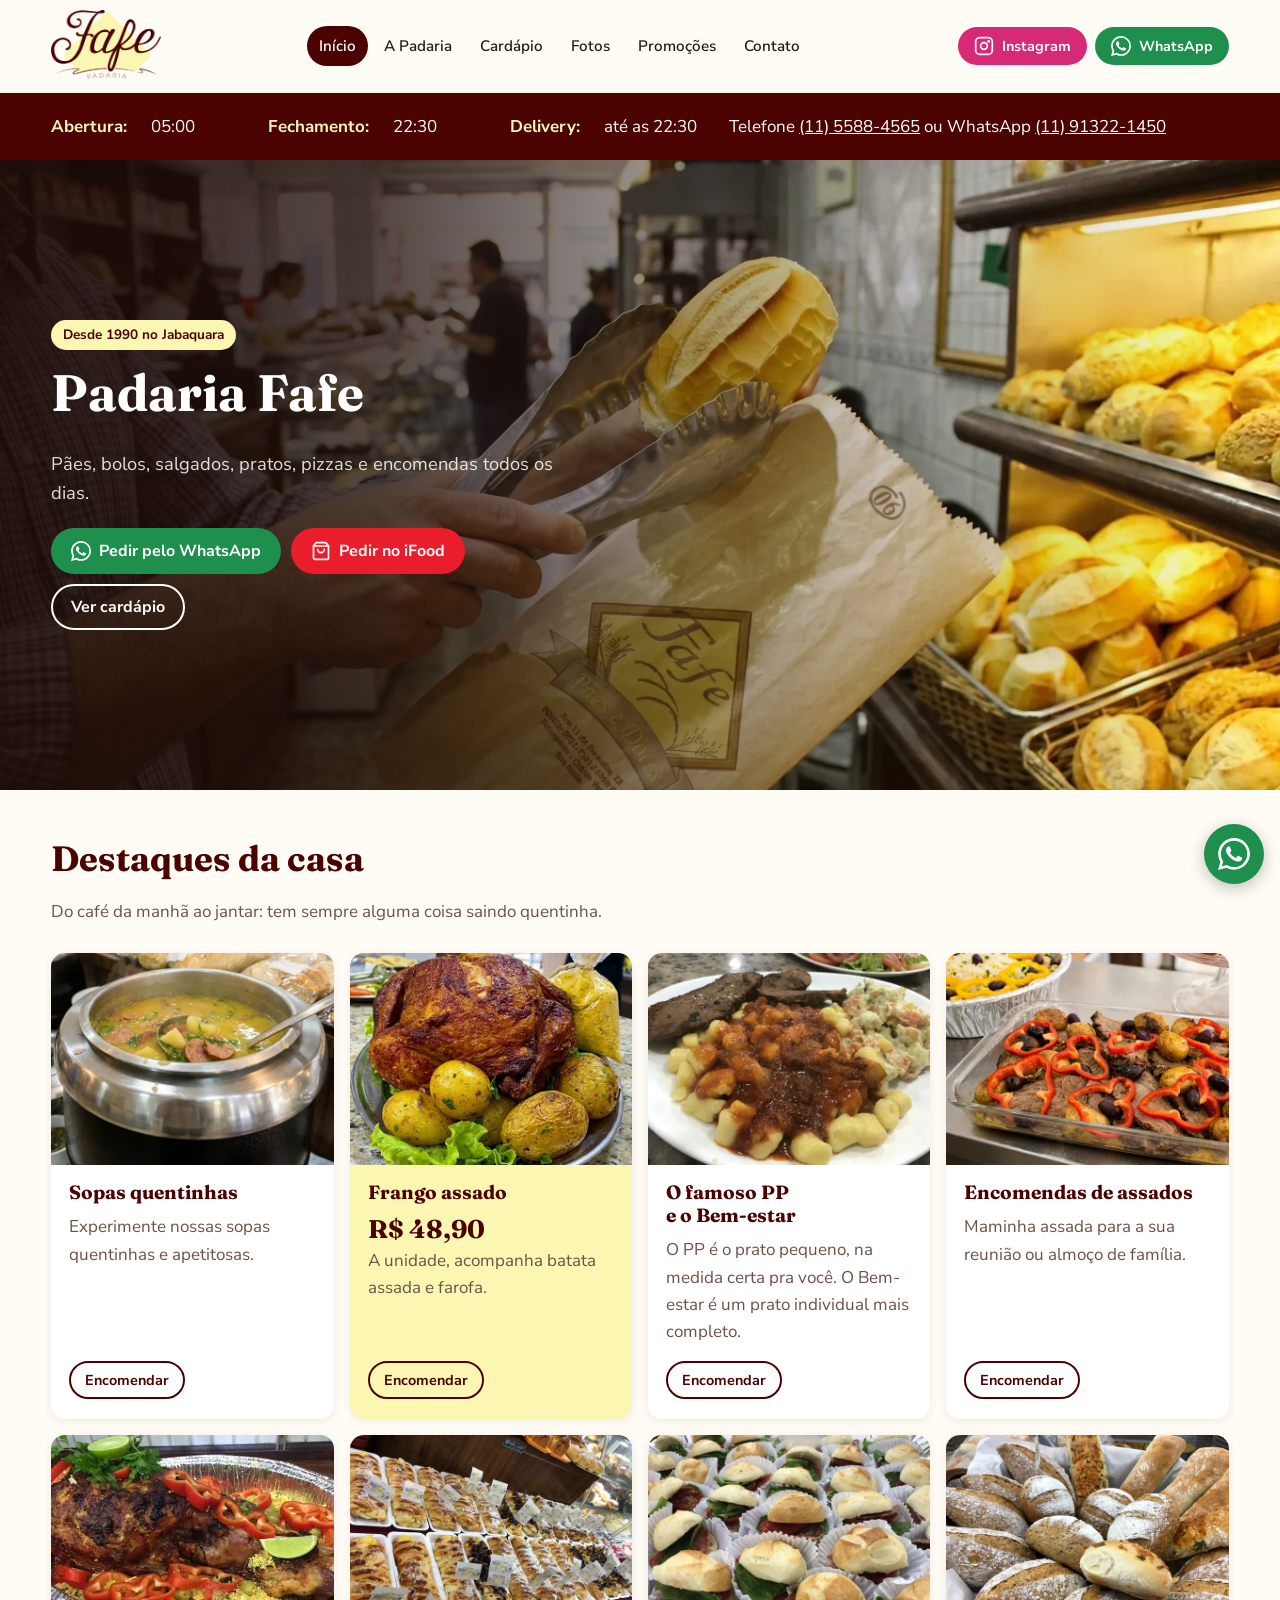
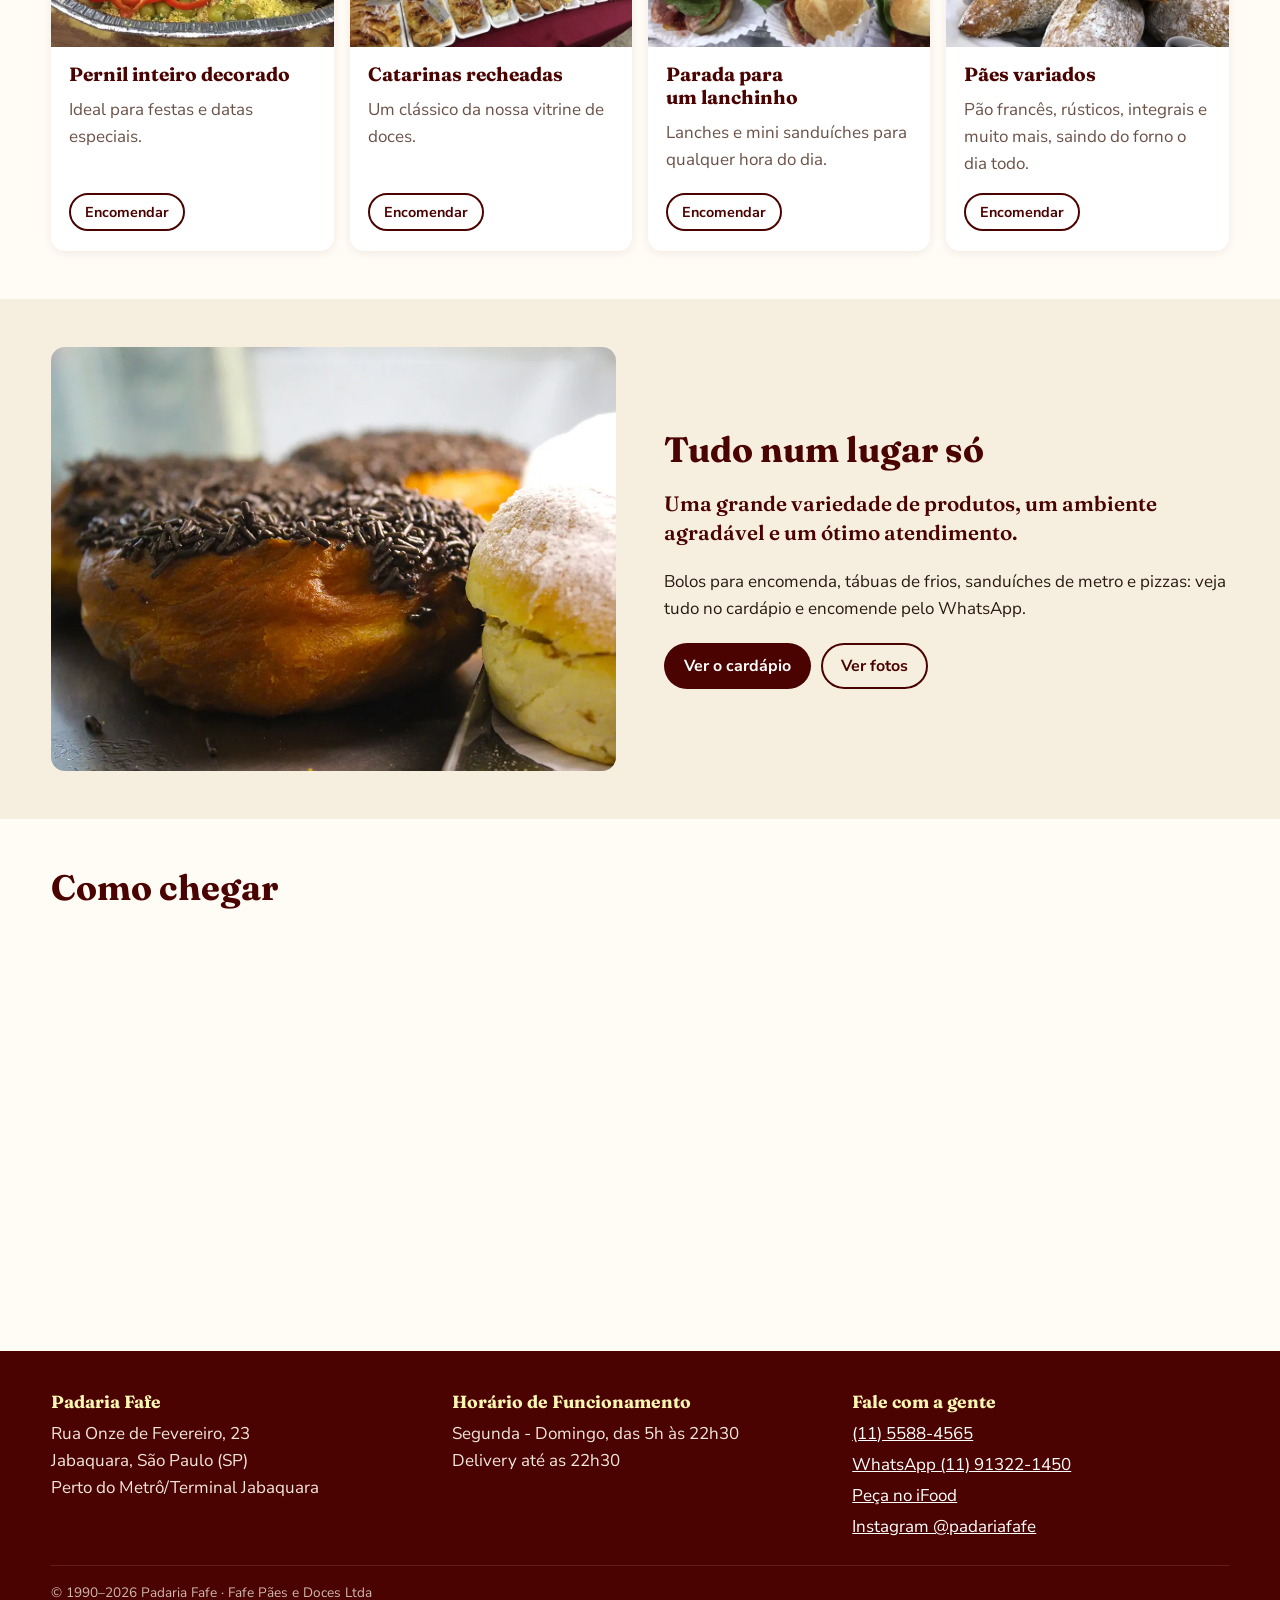
<file: index.html>
<!doctype html>
<html lang="pt-BR">
<head>
  <meta charset="utf-8">
  <meta name="viewport" content="width=device-width, initial-scale=1">
  <title>Padaria Fafe | Padaria no Jabaquara desde 1990</title>
  <meta name="description" content="Padaria no Jabaquara (SP), aberta todos os dias das 5h às 22h30. Pães, bolos, salgados, pratos, encomendas e delivery pelo WhatsApp e iFood.">
  <link rel="canonical" href="https://www.padariafafe.com/">

  <!-- Prévia ao compartilhar o link no WhatsApp/Facebook -->
  <meta property="og:type" content="website">
  <meta property="og:locale" content="pt_BR">
  <meta property="og:site_name" content="Padaria Fafe">
  <meta property="og:title" content="Padaria Fafe | Padaria no Jabaquara desde 1990">
  <meta property="og:description" content="Padaria no Jabaquara (SP), aberta todos os dias das 5h às 22h30. Pães, bolos, salgados, pratos, encomendas e delivery pelo WhatsApp e iFood.">
  <meta property="og:url" content="https://www.padariafafe.com/">
  <meta property="og:image" content="https://www.padariafafe.com/assets/img/pacote-de-paes.webp">
  <meta name="theme-color" content="#4a0300">

  <link rel="icon" href="/assets/img/favicon.png" type="image/png">
  <link rel="preconnect" href="https://fonts.googleapis.com">
  <link rel="preconnect" href="https://fonts.gstatic.com" crossorigin>
  <link rel="stylesheet" href="https://fonts.googleapis.com/css2?family=Fraunces:opsz,wght@9..144,600;9..144,700&family=Nunito+Sans:wght@400;600;700&display=swap">
  <link rel="stylesheet" href="/assets/css/style.css">
  <script src="/assets/js/main.js" defer></script>
  <!-- Dados estruturados: ajudam o Google a mostrar horário, endereço e telefone na busca -->
  <script type="application/ld+json">
{
  "@context": "https://schema.org",
  "@type": "Bakery",
  "name": "Padaria Fafe",
  "url": "https://www.padariafafe.com/",
  "image": "https://www.padariafafe.com/assets/img/pacote-de-paes.webp",
  "logo": "https://www.padariafafe.com/assets/img/logo-fafe.png",
  "telephone": "+55-11-5588-4565",
  "email": "padariafafe@uol.com.br",
  "foundingDate": "1990-09-07",
  "address": {
    "@type": "PostalAddress",
    "streetAddress": "Rua Onze de Fevereiro, 23",
    "addressLocality": "São Paulo",
    "addressRegion": "SP",
    "addressCountry": "BR"
  },
  "openingHoursSpecification": [
    {
      "@type": "OpeningHoursSpecification",
      "dayOfWeek": [
        "Monday",
        "Tuesday",
        "Wednesday",
        "Thursday",
        "Friday",
        "Saturday",
        "Sunday"
      ],
      "opens": "05:00",
      "closes": "22:30"
    }
  ],
  "sameAs": [
    "https://www.instagram.com/padariafafe/",
    "https://www.ifood.com.br/delivery/sao-paulo-sp/fafe-paes-e-doces-ltda-cidade-vargas/89c988cd-3d91-4a79-955b-db37f9a4665f"
  ]
}
  </script>
</head>
<body>
  <a class="pular" href="#conteudo">Pular para o conteúdo</a>

  <header class="topo">
    <div class="container">
      <a class="logo" href="/"><img src="/assets/img/logo-fafe.png" alt="Padaria Fafe: página inicial" width="480" height="313"></a>
      <div class="topo-acoes">
        <a class="botao botao--instagram botao--pequeno" href="https://www.instagram.com/padariafafe/" target="_blank" rel="noopener" aria-label="Instagram da Padaria Fafe"><svg aria-hidden="true"><use href="/assets/img/icones.svg#instagram"></use></svg><span class="botao-rotulo">Instagram</span></a>
        <a class="botao botao--whats botao--pequeno" href="https://wa.me/5511913221450" target="_blank" rel="noopener"><svg aria-hidden="true"><use href="/assets/img/icones.svg#whatsapp"></use></svg><span class="botao-rotulo">WhatsApp</span></a>
      </div>
      <nav class="menu" aria-label="Principal">
        <ul>
          <li><a href="/" aria-current="page">Início</a></li>
          <li><a href="/a-padaria/">A Padaria</a></li>
          <li><a href="/cardapio/">Cardápio</a></li>
          <li><a href="/fotos/">Fotos</a></li>
          <li><a href="/promocoes/">Promoções</a></li>
          <li><a href="/contato/">Contato</a></li>
        </ul>
      </nav>
    </div>
  </header>

  <main id="conteudo">
  <section class="horario" aria-label="Horário de funcionamento">
      <div class="container">
        <h2 class="sr-only">Horário de funcionamento</h2>
        <dl>
          <dt>Abertura: </dt><dd>05:00</dd>
          <dt>Fechamento: </dt><dd>22:30</dd>
          <dt>Delivery: </dt><dd>até as 22:30</dd>
        </dl>
        <p style="margin:0">Telefone <a href="tel:+551155884565">(11) 5588-4565</a> ou WhatsApp <a href="https://wa.me/5511913221450" target="_blank" rel="noopener">(11) 91322-1450</a></p>
      </div>
    </section>

    <section class="hero">
      <!-- Foto de fundo: é um <img> (e não background-image no CSS) para manter o srcset
           e o fetchpriority, que fazem a foto principal carregar rápido e no tamanho certo. -->
      <img class="hero-fundo" src="/assets/img/hero-paes-p.webp" srcset="/assets/img/hero-paes-p.webp 600w, /assets/img/hero-paes.webp 1200w, /assets/img/hero-paes-g.webp 1376w" sizes="100vw" alt="" width="1376" height="768" fetchpriority="high">
      <div class="container">
        <div class="hero-texto">
          <span class="selo">Desde 1990 no Jabaquara</span>
          <h1>Padaria Fafe</h1>
          <p>Pães, bolos, salgados, pratos, pizzas e encomendas todos os dias.</p>
          <div class="hero-botoes">
            <a class="botao botao--whats" href="https://wa.me/5511913221450?text=Ol%C3%A1%21%20Gostaria%20de%20fazer%20um%20pedido." target="_blank" rel="noopener"><svg aria-hidden="true"><use href="/assets/img/icones.svg#whatsapp"></use></svg> Pedir pelo WhatsApp</a>
            <a class="botao botao--ifood" href="https://www.ifood.com.br/delivery/sao-paulo-sp/fafe-paes-e-doces-ltda-cidade-vargas/89c988cd-3d91-4a79-955b-db37f9a4665f" target="_blank" rel="noopener"><svg aria-hidden="true"><use href="/assets/img/icones.svg#sacola"></use></svg> Pedir no iFood</a>
            <a class="botao botao--contorno" href="/cardapio/">Ver cardápio</a>
          </div>
        </div>
      </div>
    </section>

    <section class="secao">
      <div class="container">
        <h2>Destaques da casa</h2>
        <p class="secao-intro">Do café da manhã ao jantar: tem sempre alguma coisa saindo quentinha.</p>
        <div class="cards">
          <article class="card">
            <img src="/assets/img/sopa-gemini-p.webp" srcset="/assets/img/sopa-gemini-p.webp 600w, /assets/img/sopa-gemini.webp 744w" sizes="(min-width: 700px) 25vw, 100vw" alt="Panela de sopa com calabresa, batata e couve no balcão" width="744" height="558" loading="lazy">
            <div class="card-corpo">
              <h3>Sopas quentinhas</h3>
              <p>Experimente nossas sopas quentinhas e apetitosas.</p>
              <a class="botao botao--contorno botao--pequeno" href="https://wa.me/5511913221450?text=Ol%C3%A1%21%20Gostaria%20de%20encomendar%3A%20sopa." target="_blank" rel="noopener">Encomendar</a>
            </div>
          </article>
          <article class="card card--destaque">
            <img src="/assets/img/frango-assado-p.webp" srcset="/assets/img/frango-assado-p.webp 600w, /assets/img/frango-assado.webp 720w" sizes="(min-width: 700px) 25vw, 100vw" alt="Frango assado inteiro com batatas e um pacote de farofa da Fafe" width="720" height="540" loading="lazy">
            <div class="card-corpo">
              <h3>Frango assado</h3>
              <p><span class="preco">R$ 48,90</span><br>A unidade, acompanha batata assada e farofa.</p>
              <a class="botao botao--contorno botao--pequeno" href="https://wa.me/5511913221450?text=Ol%C3%A1%21%20Gostaria%20de%20encomendar%3A%20frango%20assado." target="_blank" rel="noopener">Encomendar</a>
            </div>
          </article>
          <article class="card">
            <img src="/assets/img/prato-nhoque-bife-p.webp" srcset="/assets/img/prato-nhoque-bife-p.webp 600w, /assets/img/prato-nhoque-bife.webp 1200w" sizes="(min-width: 700px) 25vw, 100vw" alt="Prato com bife, nhoque ao sugo e salpicão" width="600" height="450" loading="lazy">
            <div class="card-corpo">
              <h3>O famoso PP e o Bem-estar</h3>
              <p>O PP é o prato pequeno, na medida certa pra você. O Bem-estar é um prato individual mais completo.</p>
              <a class="botao botao--contorno botao--pequeno" href="https://wa.me/5511913221450?text=Ol%C3%A1%21%20Gostaria%20de%20encomendar%3A%20prato%20PP%20ou%20Bem-estar." target="_blank" rel="noopener">Encomendar</a>
            </div>
          </article>
          <article class="card">
            <img src="/assets/img/maminha-gemini-p.webp" srcset="/assets/img/maminha-gemini-p.webp 600w, /assets/img/maminha-gemini.webp 1024w" sizes="(min-width: 700px) 25vw, 100vw" alt="Maminha assada fatiada com batatas, pimentões e azeitonas" width="1024" height="768" loading="lazy">
            <div class="card-corpo">
              <h3>Encomendas de assados</h3>
              <p>Maminha assada para a sua reunião ou almoço de família.</p>
              <a class="botao botao--contorno botao--pequeno" href="https://wa.me/5511913221450?text=Ol%C3%A1%21%20Gostaria%20de%20encomendar%3A%20maminha%20assada." target="_blank" rel="noopener">Encomendar</a>
            </div>
          </article>
          <article class="card">
            <img src="/assets/img/pernil-decorado-p.webp" srcset="/assets/img/pernil-decorado-p.webp 600w, /assets/img/pernil-decorado.webp 1200w" sizes="(min-width: 700px) 25vw, 100vw" alt="Pernil inteiro decorado com pimentões" width="600" height="450" loading="lazy">
            <div class="card-corpo">
              <h3>Pernil inteiro decorado</h3>
              <p>Ideal para festas e datas especiais.</p>
              <a class="botao botao--contorno botao--pequeno" href="https://wa.me/5511913221450?text=Ol%C3%A1%21%20Gostaria%20de%20encomendar%3A%20pernil%20inteiro%20decorado." target="_blank" rel="noopener">Encomendar</a>
            </div>
          </article> 
          <article class="card">
            <img src="/assets/img/catarinas-p.webp" srcset="/assets/img/catarinas-p.webp 600w, /assets/img/catarinas.webp 1200w" sizes="(min-width: 700px) 25vw, 100vw" alt="Vitrine com catarinas recheadas" width="600" height="450" loading="lazy">
            <div class="card-corpo">
              <h3>Catarinas recheadas</h3>
              <p>Um clássico da nossa vitrine de doces.</p>
              <a class="botao botao--contorno botao--pequeno" href="https://wa.me/5511913221450?text=Ol%C3%A1%21%20Gostaria%20de%20encomendar%3A%20catarinas%20recheadas." target="_blank" rel="noopener">Encomendar</a>
            </div>
          </article>
          <article class="card">
            <img src="/assets/img/mini-sanduiches-p.webp" srcset="/assets/img/mini-sanduiches-p.webp 600w, /assets/img/mini-sanduiches.webp 1200w" sizes="(min-width: 700px) 25vw, 100vw" alt="Mini sanduíches com presunto e alface" width="600" height="450" loading="lazy">
            <div class="card-corpo">
              <h3>Parada para um lanchinho</h3>
              <p>Lanches e mini sanduíches para qualquer hora do dia.</p>
              <a class="botao botao--contorno botao--pequeno" href="https://wa.me/5511913221450?text=Ol%C3%A1%21%20Gostaria%20de%20encomendar%3A%20mini%20sandu%C3%ADches." target="_blank" rel="noopener">Encomendar</a>
            </div>
          </article>
          <article class="card">
            <img src="/assets/img/paes-variados-p.webp" srcset="/assets/img/paes-variados-p.webp 600w, /assets/img/paes-variados.webp 1200w" sizes="(min-width: 700px) 25vw, 100vw" alt="Cesta com pães rústicos variados" width="600" height="450" loading="lazy">
            <div class="card-corpo">
              <h3>Pães variados</h3>
              <p>Pão francês, rústicos, integrais e muito mais, saindo do forno o dia todo.</p>
              <a class="botao botao--contorno botao--pequeno" href="https://wa.me/5511913221450?text=Ol%C3%A1%21%20Gostaria%20de%20encomendar%3A%20p%C3%A3es." target="_blank" rel="noopener">Encomendar</a>
            </div>
          </article>
        </div>
      </div>
    </section>

    <section class="secao secao--creme">
      <div class="container lado-a-lado">
        <img src="/assets/img/rosquinhas-p.webp" srcset="/assets/img/rosquinhas-p.webp 600w, /assets/img/rosquinhas.webp 1200w" sizes="(min-width: 800px) 50vw, 100vw" alt="Rosquinha com cobertura de chocolate e granulado ao lado de um sonho" width="600" height="400" loading="lazy">
        <div>
          <h2>Tudo num lugar só</h2>
          <p class="destaque-texto">Uma grande variedade de produtos, um ambiente agradável e um ótimo atendimento.</p>
          <p>Bolos para encomenda, tábuas de frios, sanduíches de metro e pizzas: veja tudo no cardápio e encomende pelo WhatsApp.</p>
          <div class="hero-botoes">
            <a class="botao botao--marrom" href="/cardapio/">Ver o cardápio</a>
            <a class="botao botao--contorno" href="/fotos/">Ver fotos</a>
          </div>
        </div>
      </div>
    </section>

    <section class="secao">
      <div class="container">
        <h2>Como chegar</h2>
        <iframe class="mapa" title="Mapa com a localização da Padaria Fafe" src="https://www.google.com/maps?q=Padaria%20Fafe%2C%20Rua%20Onze%20de%20Fevereiro%2C%2023%2C%20Jabaquara%2C%20S%C3%A3o%20Paulo&output=embed" loading="lazy" referrerpolicy="no-referrer-when-downgrade"></iframe>
      </div>
    </section>
  </main>

  <footer class="rodape">
    <div class="container">
      <div>
        <h2>Padaria Fafe</h2>
        <p>Rua Onze de Fevereiro, 23<br>Jabaquara, São Paulo (SP)<br>Perto do Metrô/Terminal Jabaquara</p>
      </div>
      <div>
        <h2>Horário de Funcionamento</h2>
        <p>Segunda - Domingo, das 5h às 22h30<br>Delivery até as 22h30</p>
      </div>
      <div>
        <h2>Fale com a gente</h2>
        <ul>
          <li><a href="tel:+551155884565">(11) 5588-4565</a></li>
          <li><a href="https://wa.me/5511913221450" target="_blank" rel="noopener">WhatsApp (11) 91322-1450</a></li>
          <li><a href="https://www.ifood.com.br/delivery/sao-paulo-sp/fafe-paes-e-doces-ltda-cidade-vargas/89c988cd-3d91-4a79-955b-db37f9a4665f" target="_blank" rel="noopener">Peça no iFood</a></li>
          <li><a href="https://www.instagram.com/padariafafe/" target="_blank" rel="noopener">Instagram @padariafafe</a></li>
        </ul>
      </div>
      <p class="rodape-copy">© 1990–<span data-ano>2026</span> Padaria Fafe · Fafe Pães e Doces Ltda</p>
    </div>
  </footer>

  <a class="whats-flutuante" href="https://wa.me/5511913221450" target="_blank" rel="noopener" aria-label="Conversar pelo WhatsApp"><svg aria-hidden="true"><use href="/assets/img/icones.svg#whatsapp"></use></svg></a>
</body>
</html>
</file>
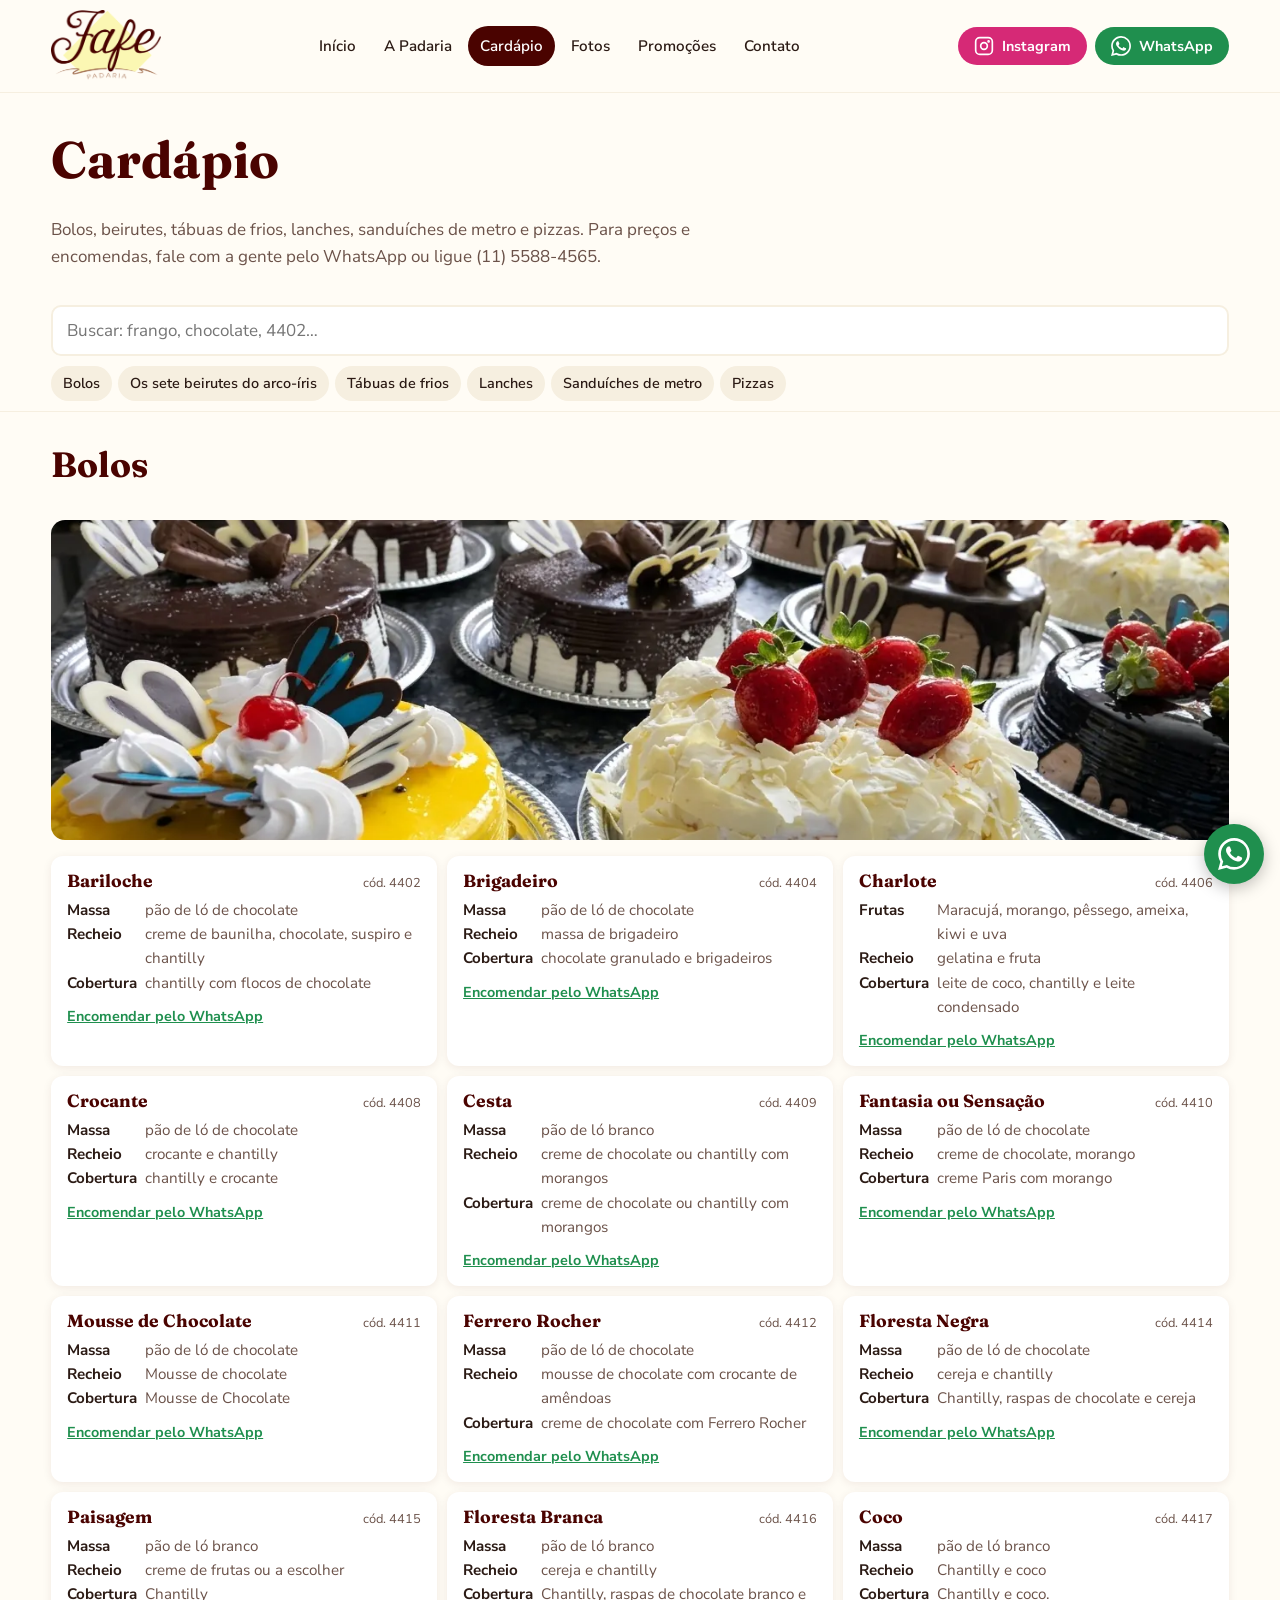
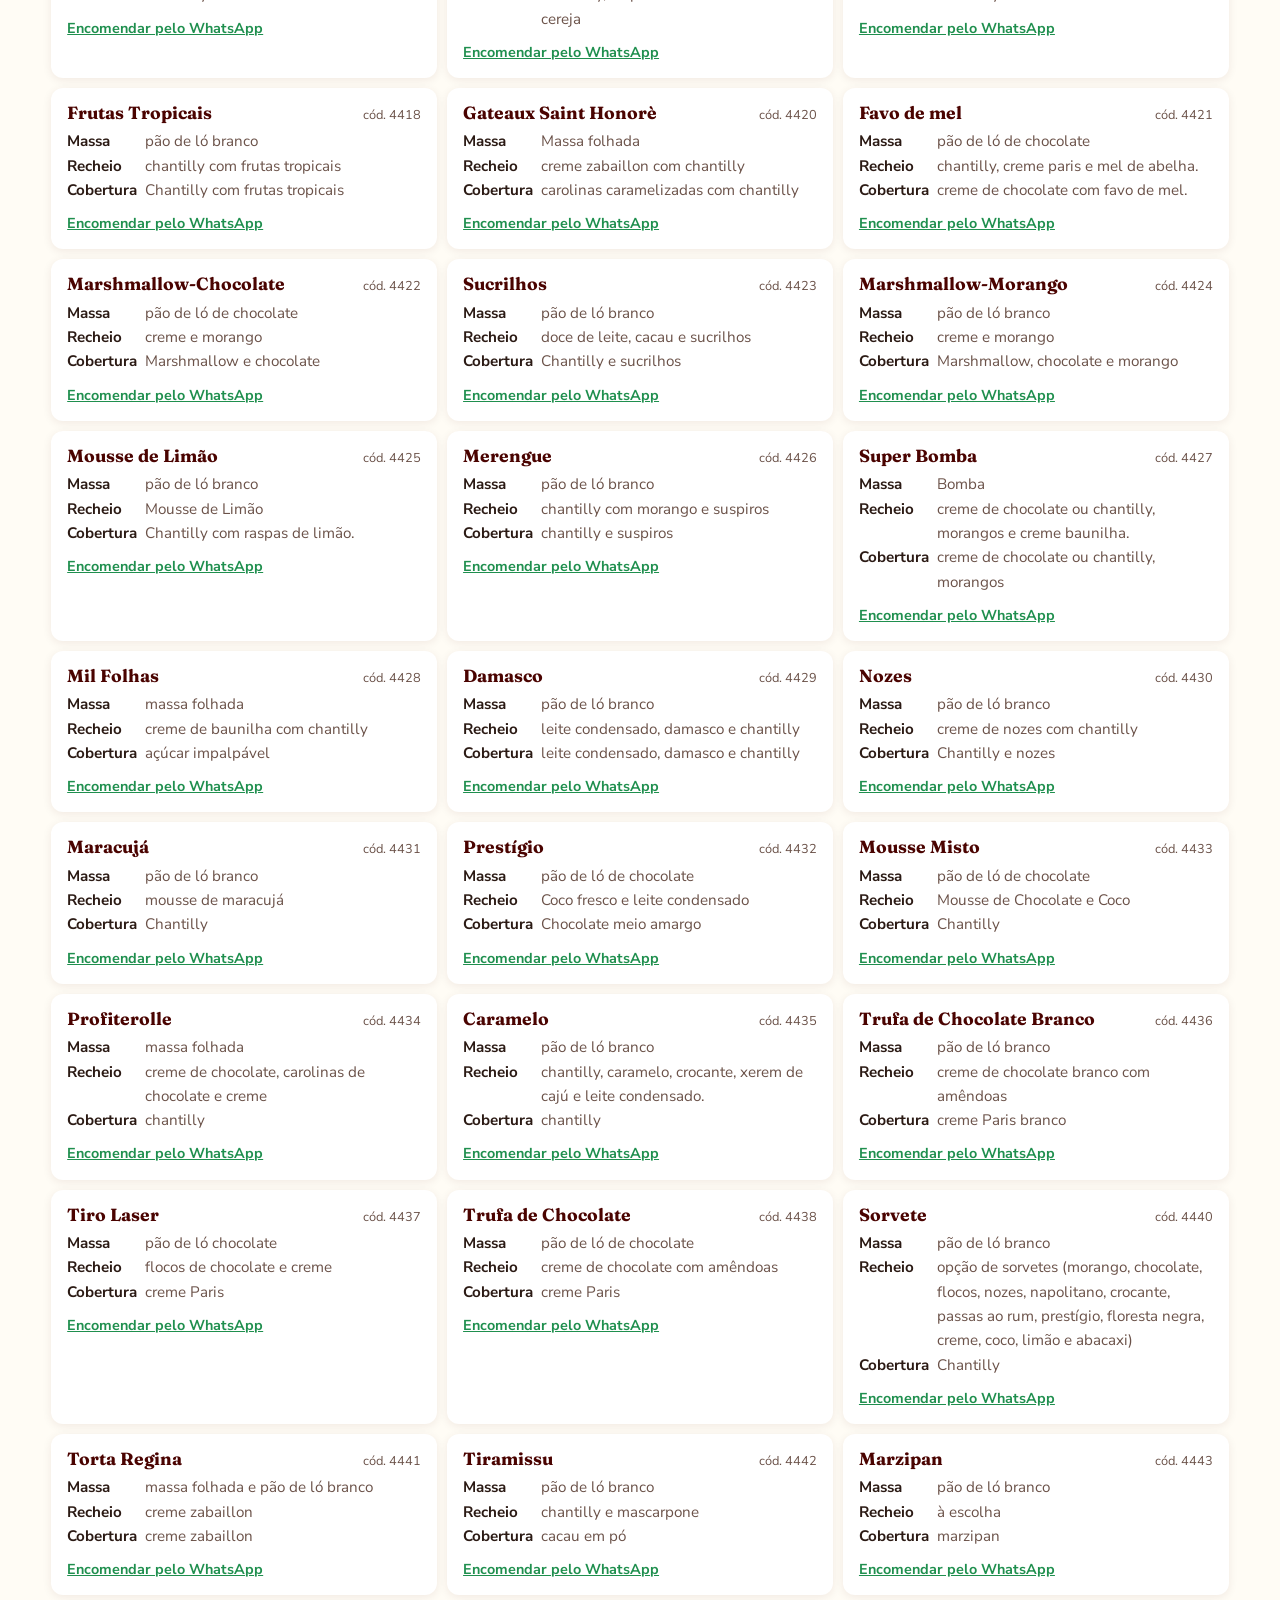
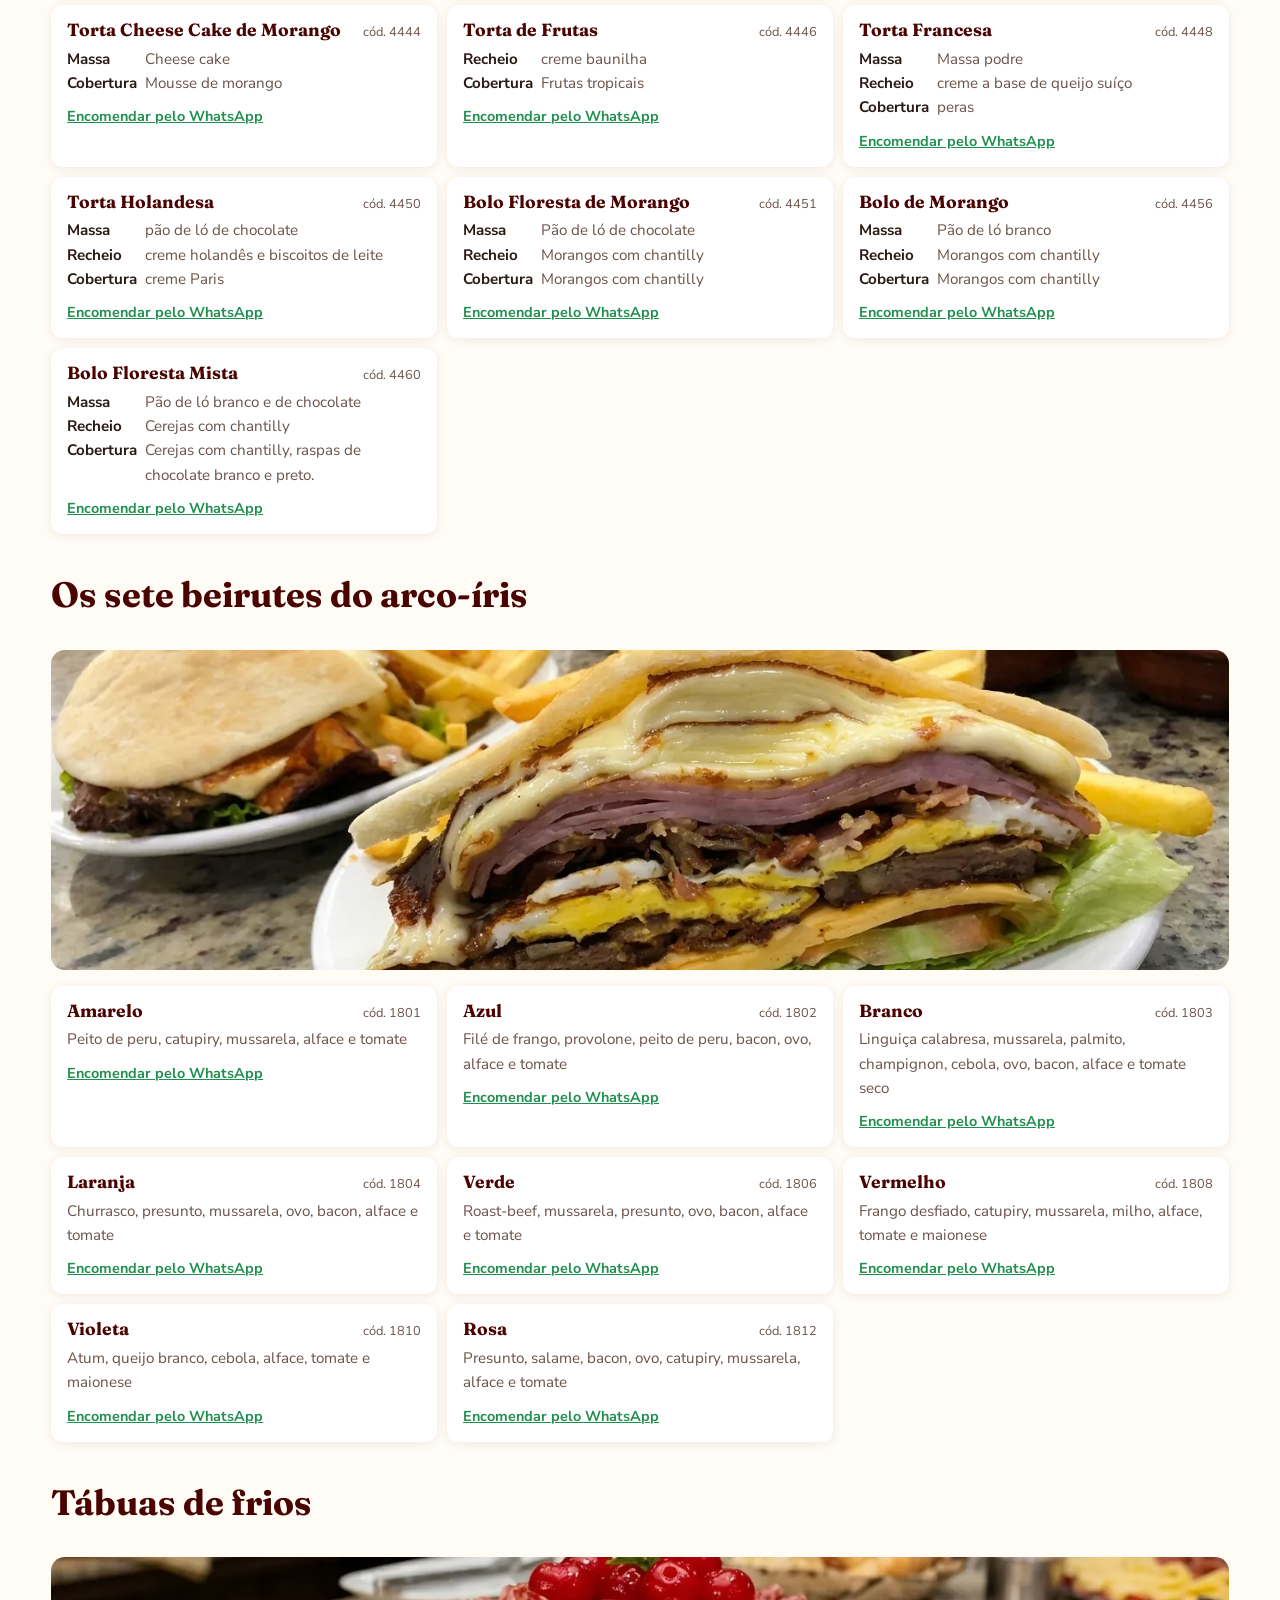
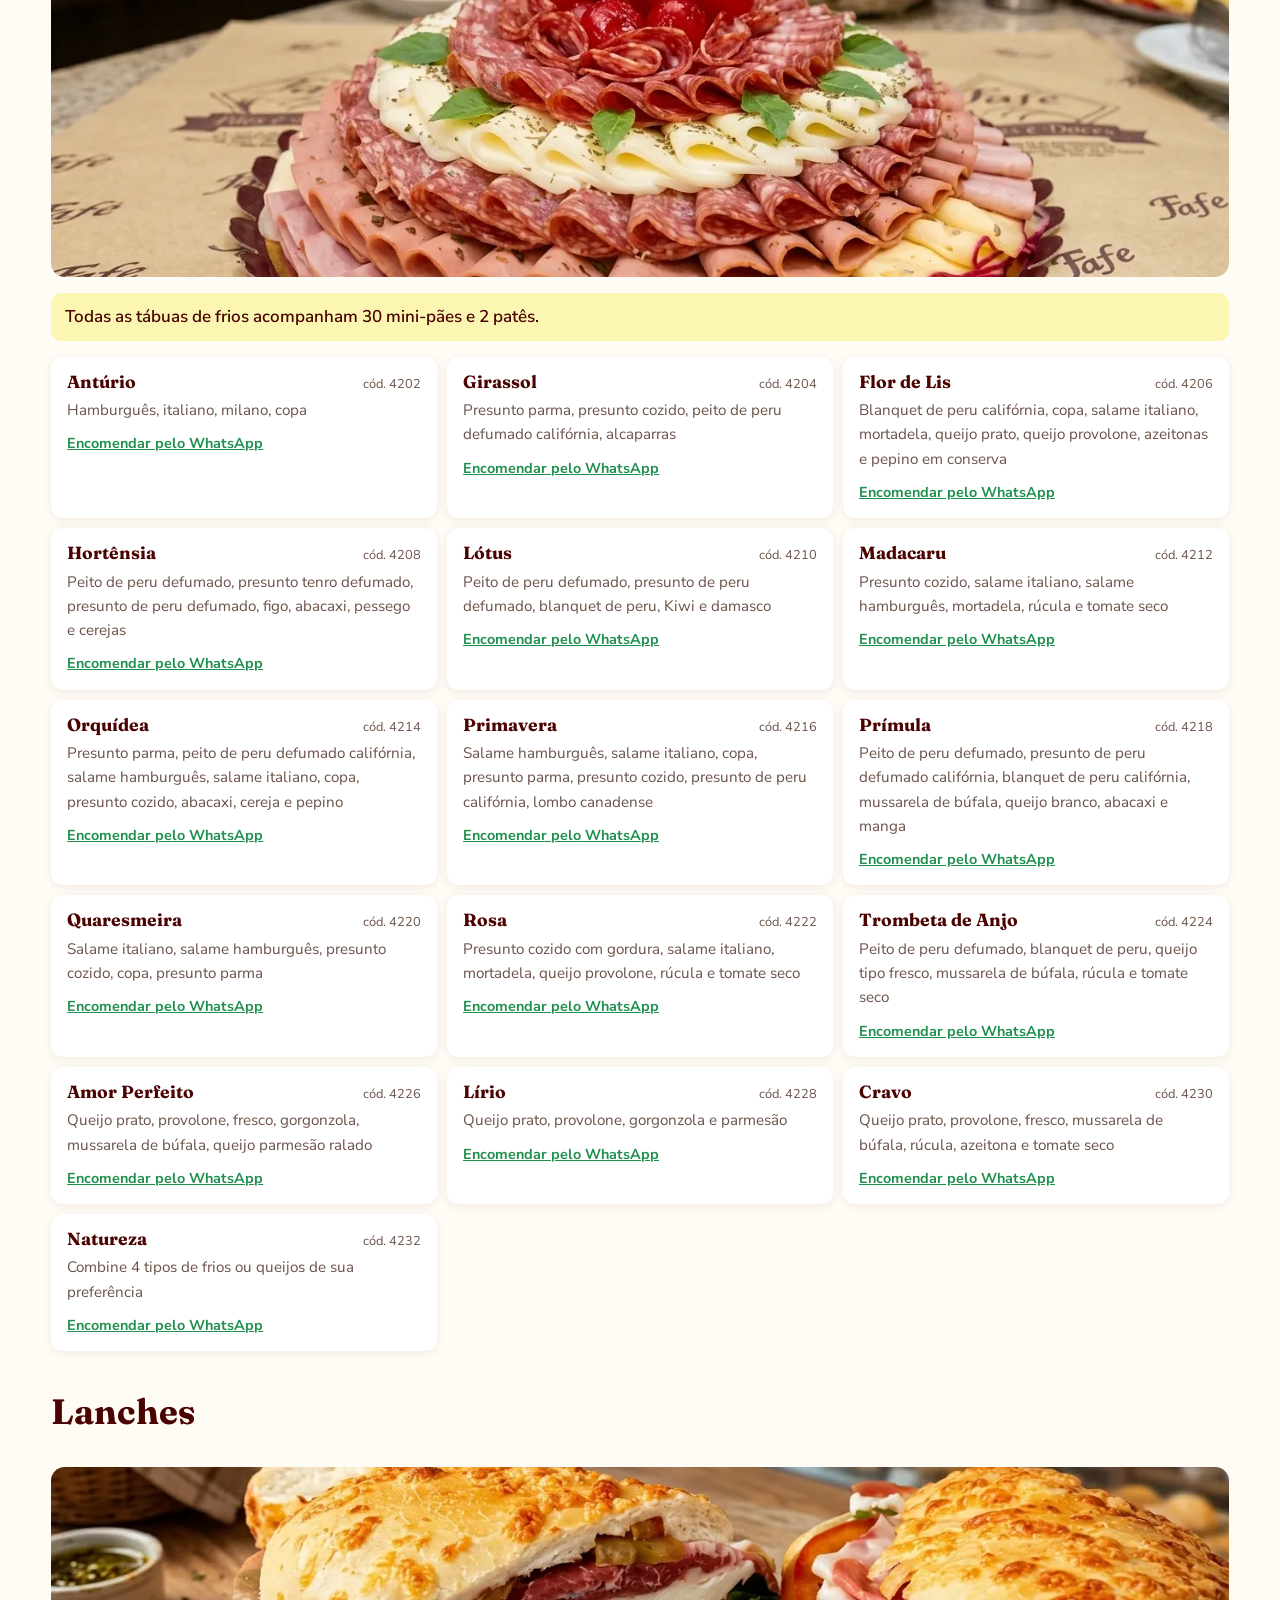
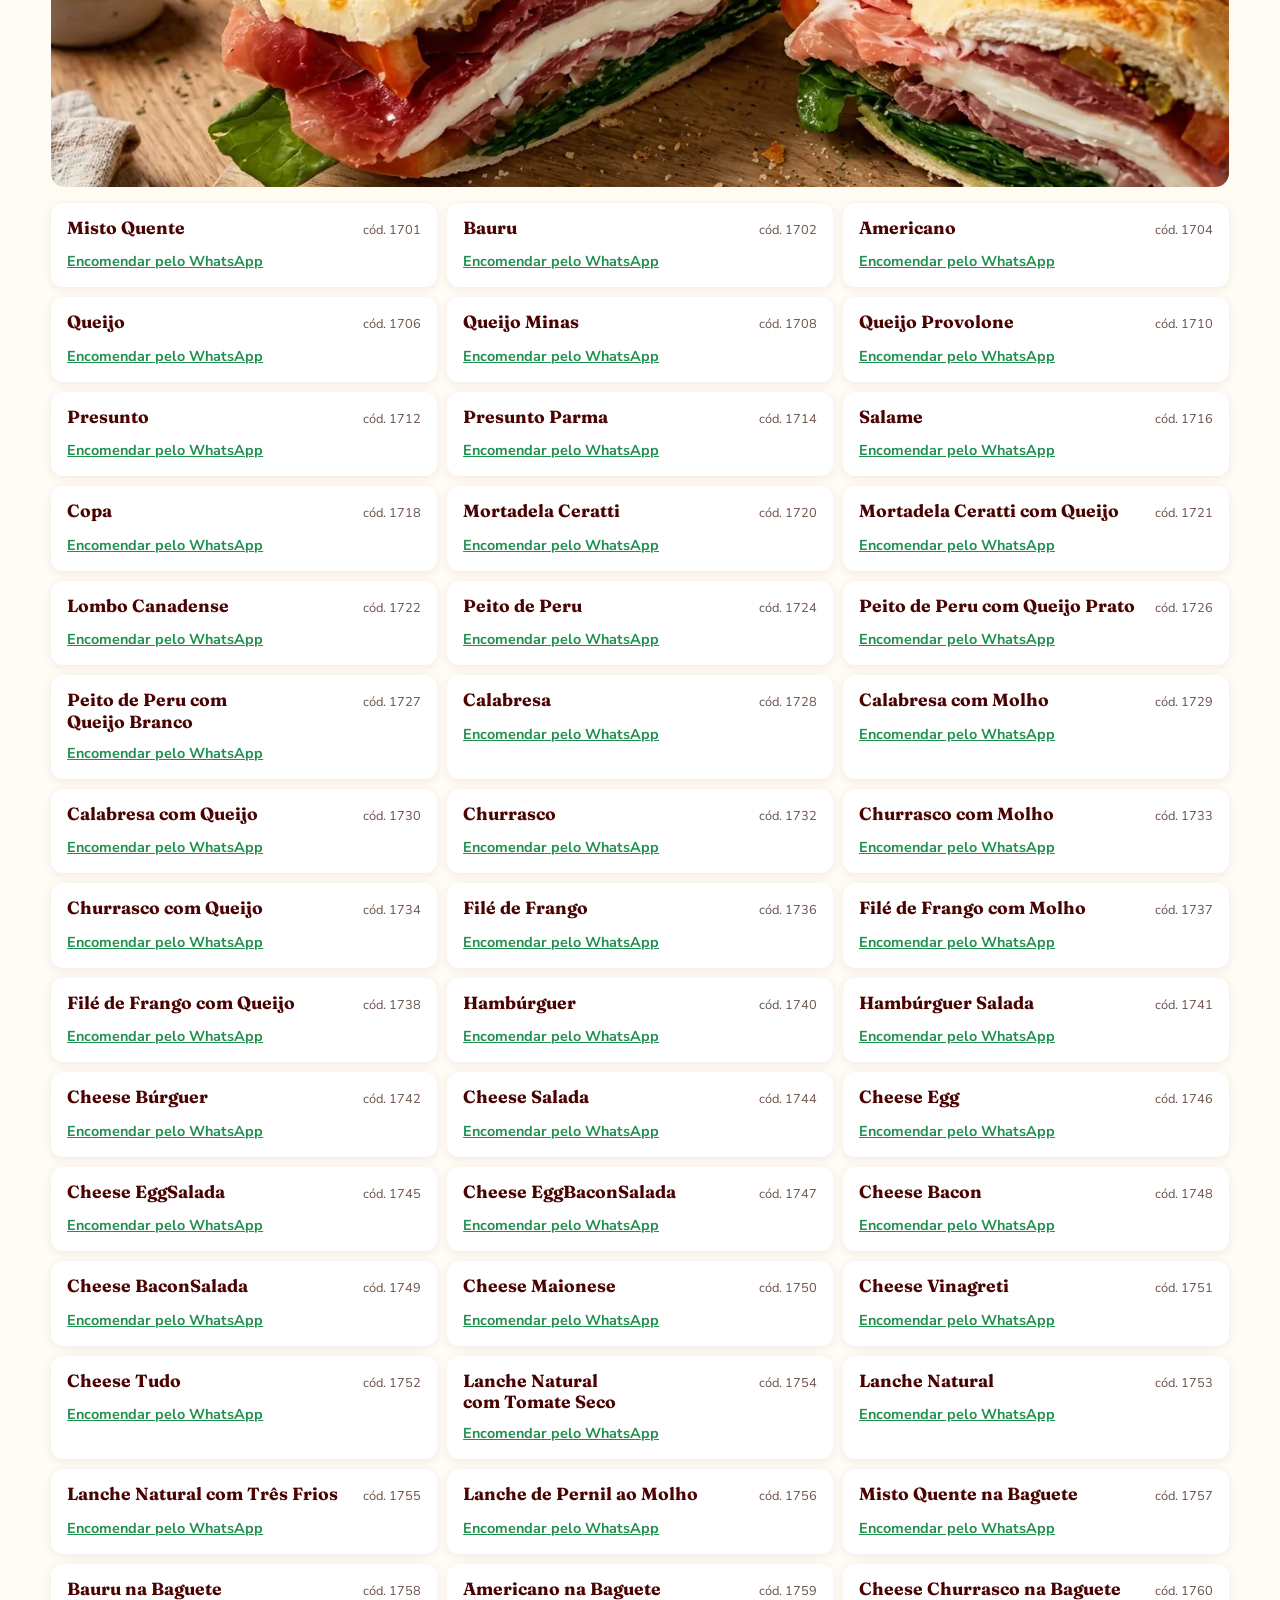
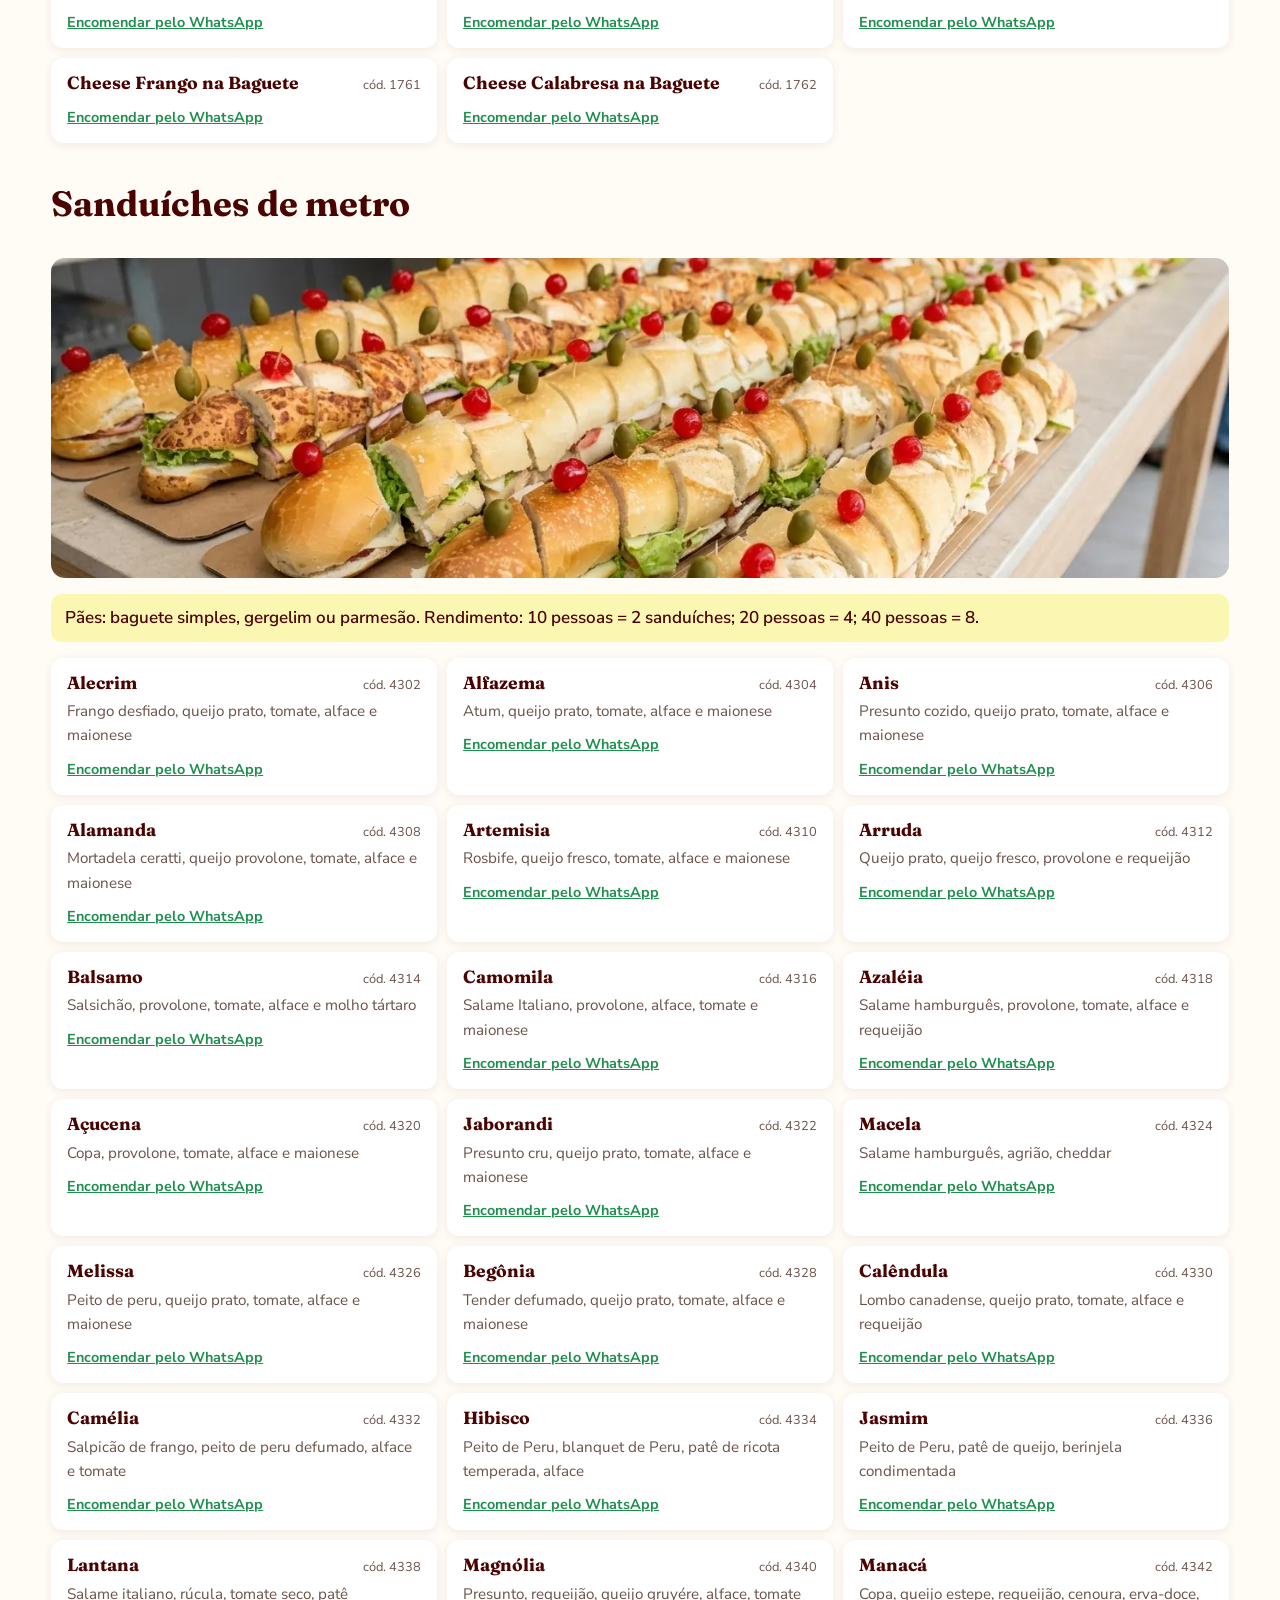
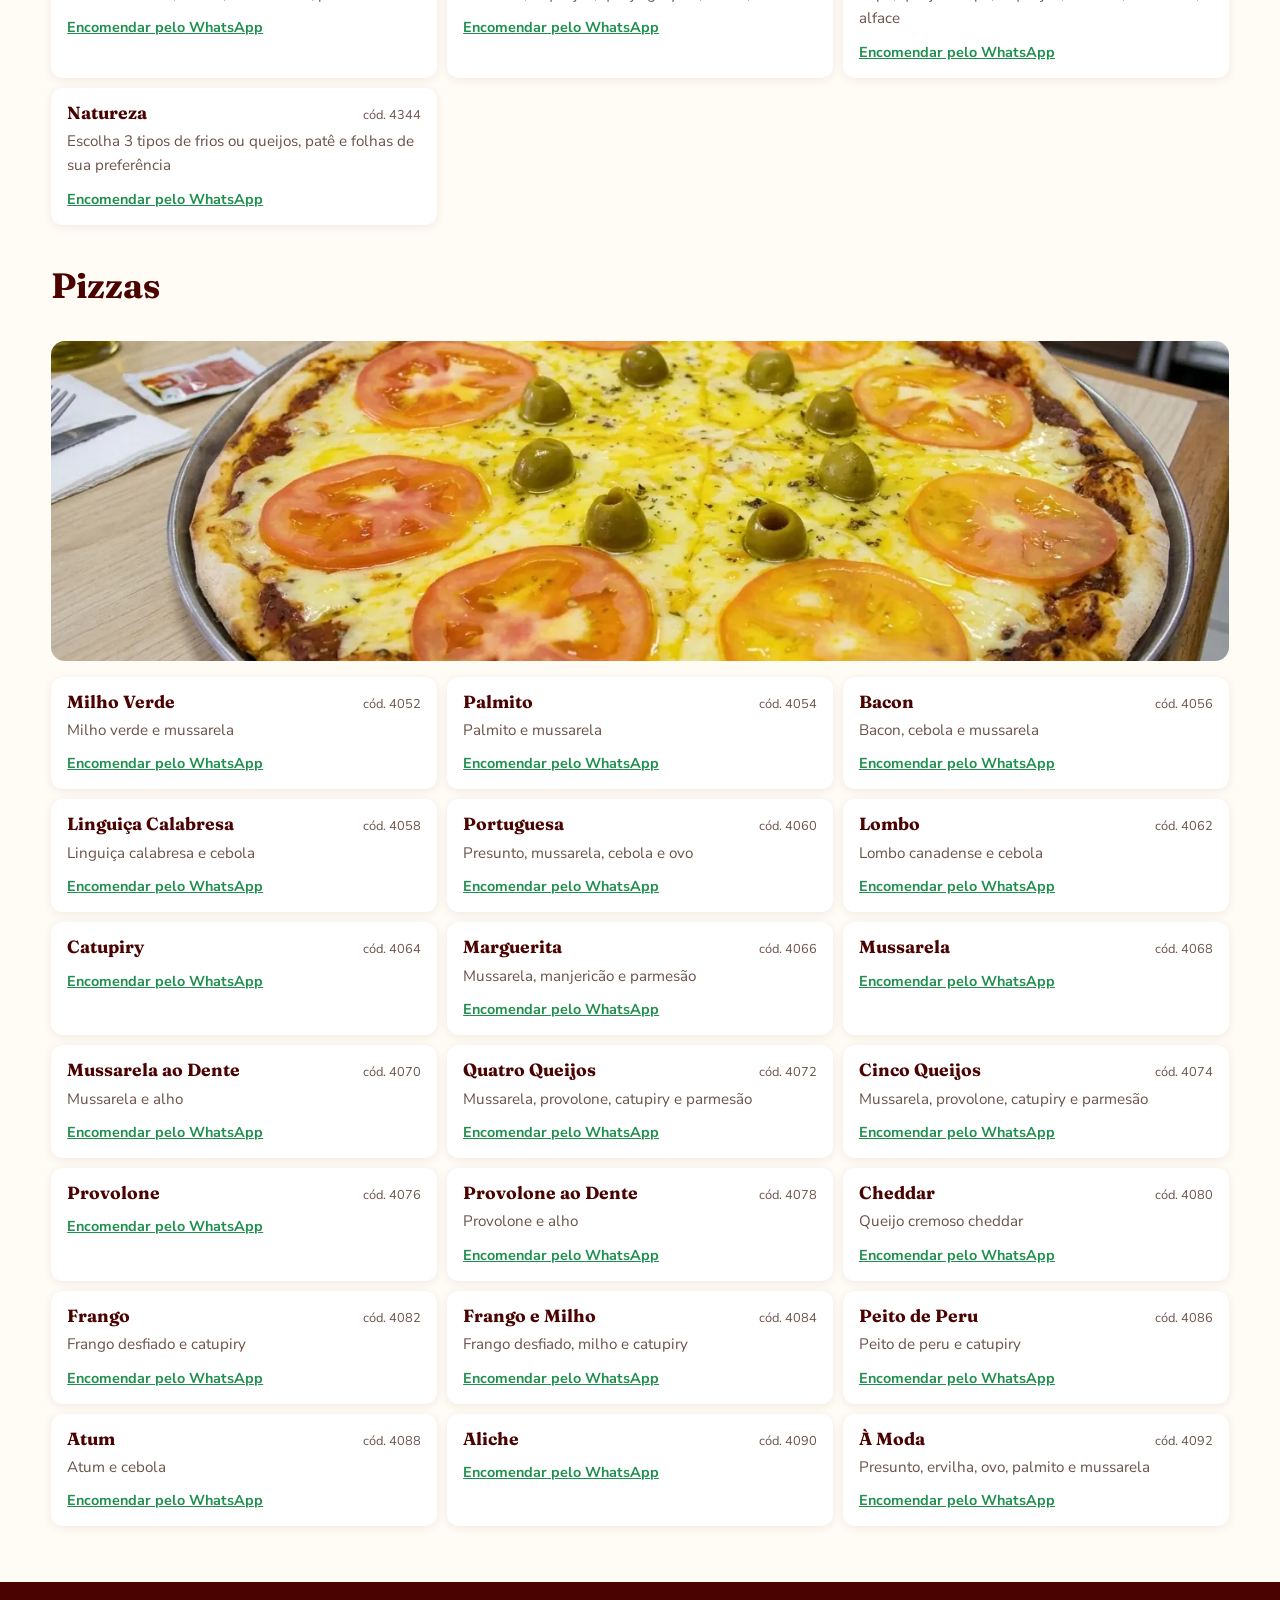
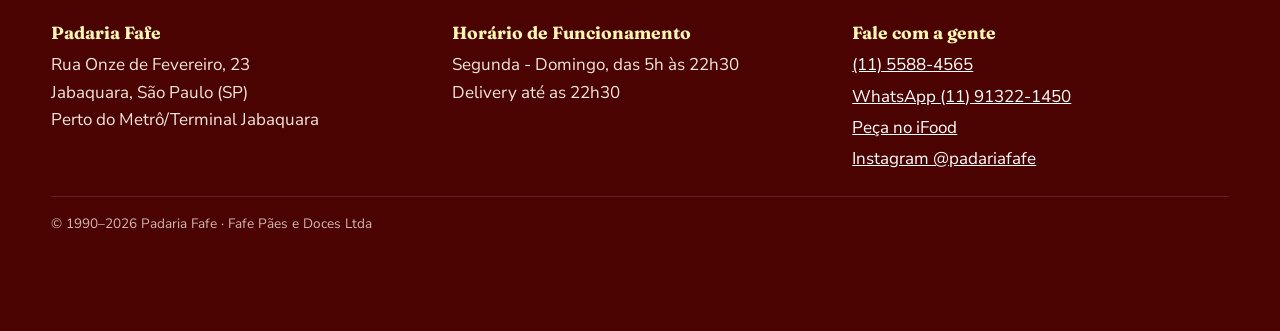
<file: cardapio/index.html>
<!doctype html>
<html lang="pt-BR">
<head>
  <meta charset="utf-8">
  <meta name="viewport" content="width=device-width, initial-scale=1">
  <title>Cardápio | Padaria Fafe: bolos, tábuas de frios, pizzas e lanches</title>
  <meta name="description" content="Cardápio da Padaria Fafe: bolos para encomenda, beirutes, tábuas de frios, lanches, sanduíches de metro e pizzas. Encomende pelo WhatsApp.">
  <link rel="canonical" href="https://www.padariafafe.com/cardapio/">

  <!-- Prévia ao compartilhar o link no WhatsApp/Facebook -->
  <meta property="og:type" content="website">
  <meta property="og:locale" content="pt_BR">
  <meta property="og:site_name" content="Padaria Fafe">
  <meta property="og:title" content="Cardápio | Padaria Fafe: bolos, tábuas de frios, pizzas e lanches">
  <meta property="og:description" content="Cardápio da Padaria Fafe: bolos para encomenda, beirutes, tábuas de frios, lanches, sanduíches de metro e pizzas. Encomende pelo WhatsApp.">
  <meta property="og:url" content="https://www.padariafafe.com/cardapio/">
  <meta property="og:image" content="https://www.padariafafe.com/assets/img/pacote-de-paes.webp">
  <meta name="theme-color" content="#4a0300">

  <link rel="icon" href="/assets/img/favicon.png" type="image/png">
  <link rel="preconnect" href="https://fonts.googleapis.com">
  <link rel="preconnect" href="https://fonts.gstatic.com" crossorigin>
  <link rel="stylesheet" href="https://fonts.googleapis.com/css2?family=Fraunces:opsz,wght@9..144,600;9..144,700&family=Nunito+Sans:wght@400;600;700&display=swap">
  <link rel="stylesheet" href="/assets/css/style.css">
  <script src="/assets/js/main.js" defer></script>
  <script src="/assets/js/cardapio.js" defer></script>
</head>
<body>
  <a class="pular" href="#conteudo">Pular para o conteúdo</a>

  <header class="topo">
    <div class="container">
      <a class="logo" href="/"><img src="/assets/img/logo-fafe.png" alt="Padaria Fafe: página inicial" width="480" height="313"></a>
      <div class="topo-acoes">
        <a class="botao botao--instagram botao--pequeno" href="https://www.instagram.com/padariafafe/" target="_blank" rel="noopener" aria-label="Instagram da Padaria Fafe"><svg aria-hidden="true"><use href="/assets/img/icones.svg#instagram"></use></svg><span class="botao-rotulo">Instagram</span></a>
        <a class="botao botao--whats botao--pequeno" href="https://wa.me/5511913221450" target="_blank" rel="noopener"><svg aria-hidden="true"><use href="/assets/img/icones.svg#whatsapp"></use></svg><span class="botao-rotulo">WhatsApp</span></a>
      </div>
      <nav class="menu" aria-label="Principal">
        <ul>
          <li><a href="/">Início</a></li>
          <li><a href="/a-padaria/">A Padaria</a></li>
          <li><a href="/cardapio/" aria-current="page">Cardápio</a></li>
          <li><a href="/fotos/">Fotos</a></li>
          <li><a href="/promocoes/">Promoções</a></li>
          <li><a href="/contato/">Contato</a></li>
        </ul>
      </nav>
    </div>
  </header>

  <main id="conteudo">
    <section class="cabecalho-pagina">
      <div class="container">
        <h1>Cardápio</h1>
        <p>Bolos, beirutes, tábuas de frios, lanches, sanduíches de metro e pizzas. Para preços e encomendas, fale com a gente pelo WhatsApp ou ligue (11) 5588-4565.</p>
      </div>
    </section>

    <div class="cardapio-ferramentas">
      <div class="container">
        <label class="sr-only" for="busca">Buscar no cardápio</label>
        <input class="busca" id="busca" type="search" placeholder="Buscar: frango, chocolate, 4402…" autocomplete="off">
        <ul class="categorias-atalhos" id="atalhos" aria-label="Categorias"></ul>
      </div>
    </div>

    <div class="container" id="cardapio" aria-live="polite">
      <p class="cardapio-vazio">Carregando cardápio…</p>
      <noscript>
        <p>Para ver o cardápio, ative o JavaScript do navegador, ou peça pelo <a href="https://wa.me/5511913221450">WhatsApp</a>.</p>
      </noscript>
    </div>
  </main>

  <footer class="rodape">
    <div class="container">
      <div>
        <h2>Padaria Fafe</h2>
        <p>Rua Onze de Fevereiro, 23<br>Jabaquara, São Paulo (SP)<br>Perto do Metrô/Terminal Jabaquara</p>
      </div>
      <div>
        <h2>Horário de Funcionamento</h2>
        <p>Segunda - Domingo, das 5h às 22h30<br>Delivery até as 22h30</p>
      </div>
      <div>
        <h2>Fale com a gente</h2>
        <ul>
          <li><a href="tel:+551155884565">(11) 5588-4565</a></li>
          <li><a href="https://wa.me/5511913221450" target="_blank" rel="noopener">WhatsApp (11) 91322-1450</a></li>
          <li><a href="https://www.ifood.com.br/delivery/sao-paulo-sp/fafe-paes-e-doces-ltda-cidade-vargas/89c988cd-3d91-4a79-955b-db37f9a4665f" target="_blank" rel="noopener">Peça no iFood</a></li>
          <li><a href="https://www.instagram.com/padariafafe/" target="_blank" rel="noopener">Instagram @padariafafe</a></li>
        </ul>
      </div>
      <p class="rodape-copy">© 1990–<span data-ano>2026</span> Padaria Fafe · Fafe Pães e Doces Ltda</p>
    </div>
  </footer>

  <a class="whats-flutuante" href="https://wa.me/5511913221450" target="_blank" rel="noopener" aria-label="Conversar pelo WhatsApp"><svg aria-hidden="true"><use href="/assets/img/icones.svg#whatsapp"></use></svg></a>
</body>
</html>
</file>
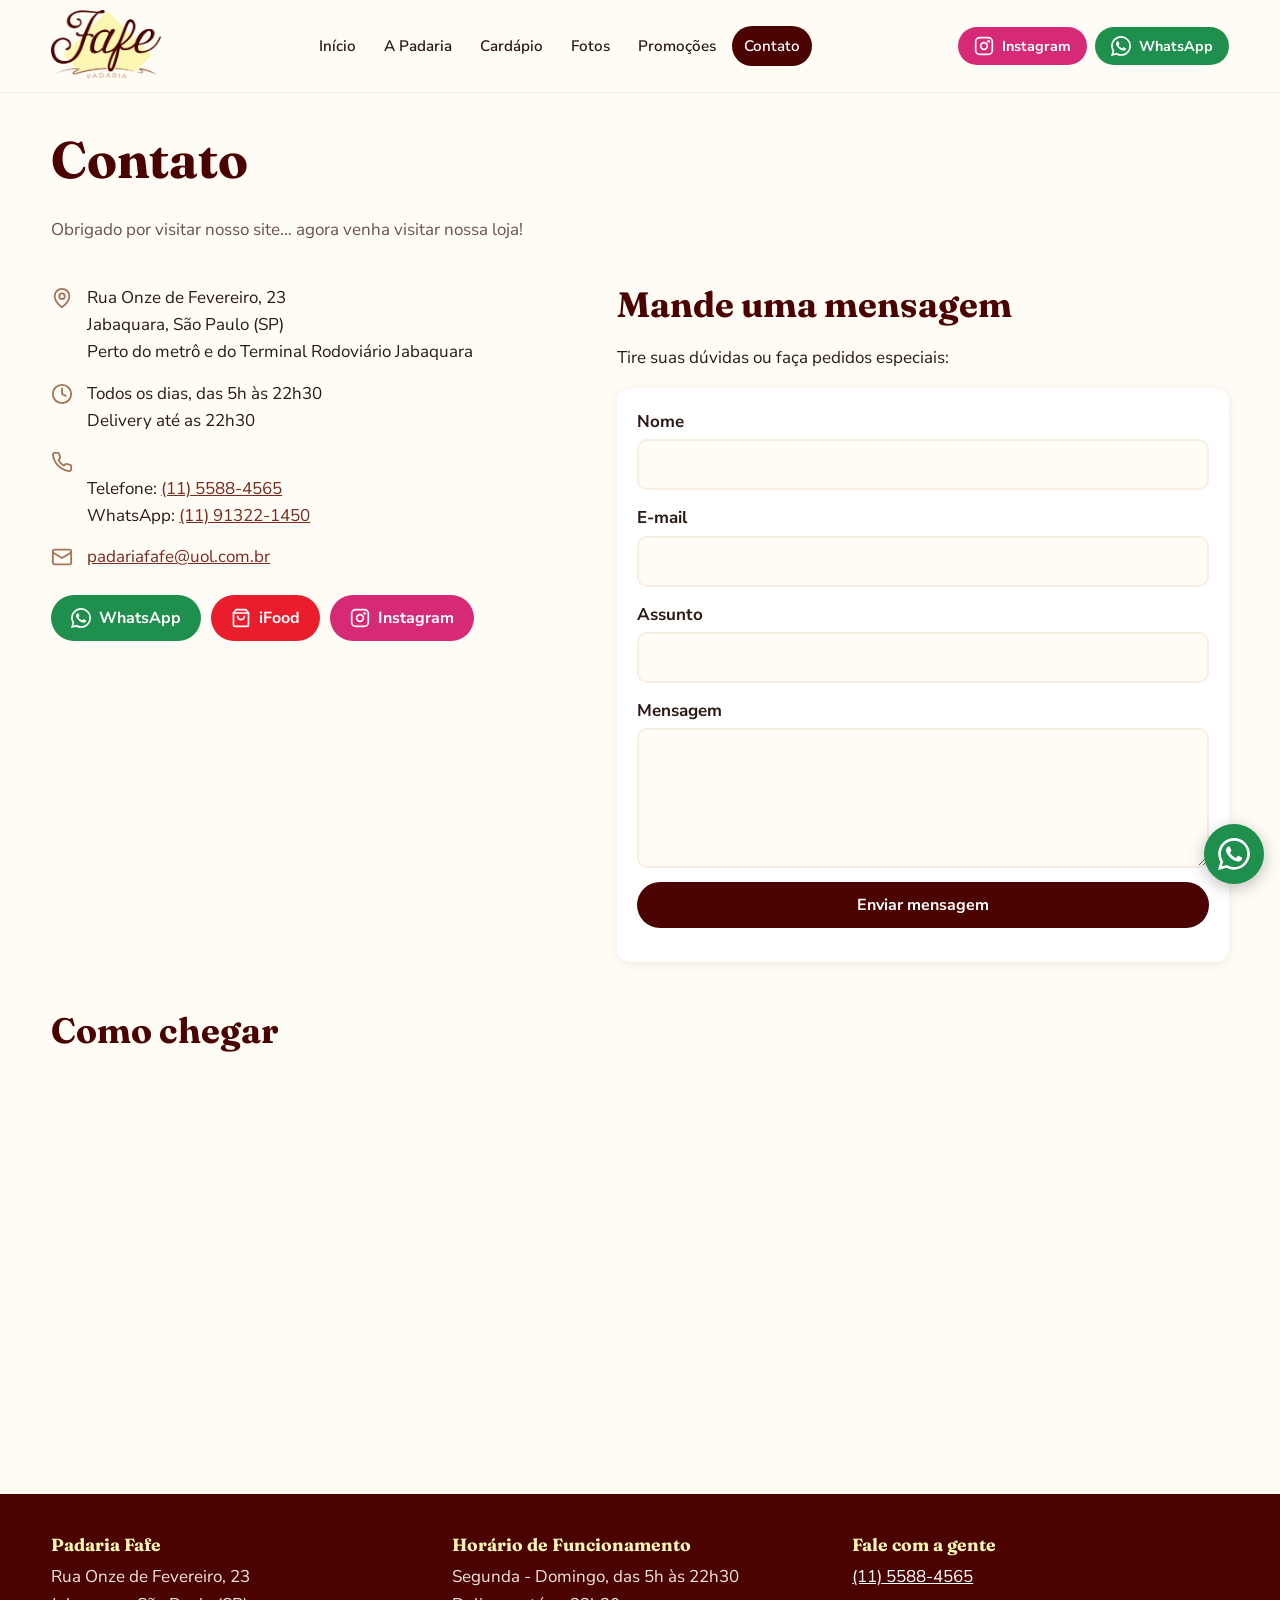
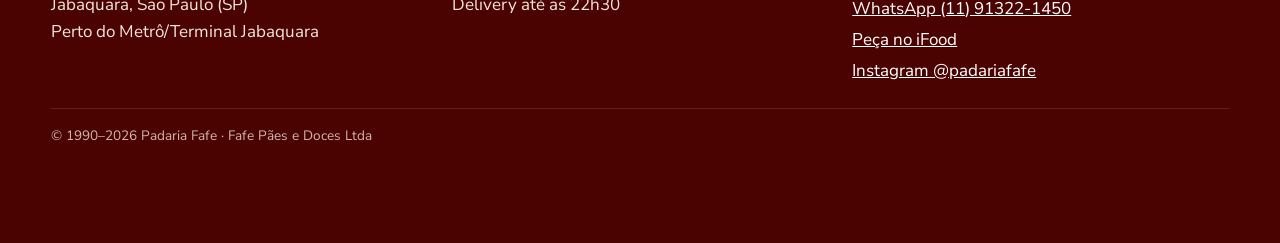
<file: contato/index.html>
<!doctype html>
<html lang="pt-BR">
<head>
  <meta charset="utf-8">
  <meta name="viewport" content="width=device-width, initial-scale=1">
  <title>Contato | Padaria Fafe: endereço, telefone e WhatsApp</title>
  <meta name="description" content="Padaria Fafe: Rua Onze de Fevereiro, 23, Jabaquara, São Paulo. Telefone (11) 5588-4565, WhatsApp (11) 91322-1450. Aberta todos os dias, das 5h às 22h30.">
  <link rel="canonical" href="https://www.padariafafe.com/contato/">

  <!-- Prévia ao compartilhar o link no WhatsApp/Facebook -->
  <meta property="og:type" content="website">
  <meta property="og:locale" content="pt_BR">
  <meta property="og:site_name" content="Padaria Fafe">
  <meta property="og:title" content="Contato | Padaria Fafe: endereço, telefone e WhatsApp">
  <meta property="og:description" content="Padaria Fafe: Rua Onze de Fevereiro, 23, Jabaquara, São Paulo. Telefone (11) 5588-4565, WhatsApp (11) 91322-1450. Aberta todos os dias, das 5h às 22h30.">
  <meta property="og:url" content="https://www.padariafafe.com/contato/">
  <meta property="og:image" content="https://www.padariafafe.com/assets/img/pacote-de-paes.webp">
  <meta name="theme-color" content="#4a0300">

  <link rel="icon" href="/assets/img/favicon.png" type="image/png">
  <link rel="preconnect" href="https://fonts.googleapis.com">
  <link rel="preconnect" href="https://fonts.gstatic.com" crossorigin>
  <link rel="stylesheet" href="https://fonts.googleapis.com/css2?family=Fraunces:opsz,wght@9..144,600;9..144,700&family=Nunito+Sans:wght@400;600;700&display=swap">
  <link rel="stylesheet" href="/assets/css/style.css">
  <script src="/assets/js/main.js" defer></script>
  <script src="/assets/js/contato.js" defer></script>
  <!-- Dados estruturados: ajudam o Google a mostrar horário, endereço e telefone na busca -->
  <script type="application/ld+json">
{
  "@context": "https://schema.org",
  "@type": "Bakery",
  "name": "Padaria Fafe",
  "url": "https://www.padariafafe.com/",
  "image": "https://www.padariafafe.com/assets/img/pacote-de-paes.webp",
  "logo": "https://www.padariafafe.com/assets/img/logo-fafe.png",
  "telephone": "+55-11-5588-4565",
  "email": "padariafafe@uol.com.br",
  "foundingDate": "1990-09-07",
  "address": {
    "@type": "PostalAddress",
    "streetAddress": "Rua Onze de Fevereiro, 23",
    "addressLocality": "São Paulo",
    "addressRegion": "SP",
    "addressCountry": "BR"
  },
  "openingHoursSpecification": [
    {
      "@type": "OpeningHoursSpecification",
      "dayOfWeek": [
        "Monday",
        "Tuesday",
        "Wednesday",
        "Thursday",
        "Friday",
        "Saturday",
        "Sunday"
      ],
      "opens": "05:00",
      "closes": "22:30"
    }
  ],
  "sameAs": [
    "https://www.instagram.com/padariafafe/",
    "https://www.ifood.com.br/delivery/sao-paulo-sp/fafe-paes-e-doces-ltda-cidade-vargas/89c988cd-3d91-4a79-955b-db37f9a4665f"
  ]
}
  </script>
</head>
<body>
  <a class="pular" href="#conteudo">Pular para o conteúdo</a>

  <header class="topo">
    <div class="container">
      <a class="logo" href="/"><img src="/assets/img/logo-fafe.png" alt="Padaria Fafe: página inicial" width="480" height="313"></a>
      <div class="topo-acoes">
        <a class="botao botao--instagram botao--pequeno" href="https://www.instagram.com/padariafafe/" target="_blank" rel="noopener" aria-label="Instagram da Padaria Fafe"><svg aria-hidden="true"><use href="/assets/img/icones.svg#instagram"></use></svg><span class="botao-rotulo">Instagram</span></a>
        <a class="botao botao--whats botao--pequeno" href="https://wa.me/5511913221450" target="_blank" rel="noopener"><svg aria-hidden="true"><use href="/assets/img/icones.svg#whatsapp"></use></svg><span class="botao-rotulo">WhatsApp</span></a>
      </div>
      <nav class="menu" aria-label="Principal">
        <ul>
          <li><a href="/">Início</a></li>
          <li><a href="/a-padaria/">A Padaria</a></li>
          <li><a href="/cardapio/">Cardápio</a></li>
          <li><a href="/fotos/">Fotos</a></li>
          <li><a href="/promocoes/">Promoções</a></li>
          <li><a href="/contato/" aria-current="page">Contato</a></li>
        </ul>
      </nav>
    </div>
  </header>

  <main id="conteudo">
    <section class="cabecalho-pagina">
      <div class="container">
        <h1>Contato</h1>
        <p>Obrigado por visitar nosso site… agora venha visitar nossa loja!</p>
      </div>
    </section>

    <section class="secao" style="padding-top:16px">
      <div class="container contato-grade">
        <div>
          <ul class="contato-lista">
            <li><svg aria-hidden="true"><use href="/assets/img/icones.svg#local"></use></svg><span>Rua Onze de Fevereiro, 23<br>Jabaquara, São Paulo (SP)<br>Perto do metrô e do Terminal Rodoviário Jabaquara</span></li>
            <li><svg aria-hidden="true"><use href="/assets/img/icones.svg#relogio"></use></svg><span>Todos os dias, das 5h às 22h30<br>Delivery até as 22h30</span></li>
            <li><svg aria-hidden="true"><use href="/assets/img/icones.svg#telefone"></use></svg><span><br>Telefone: <a href="tel:+551155884565">(11) 5588-4565</a><br>WhatsApp: <a href="https://wa.me/5511913221450" target="_blank" rel="noopener">(11) 91322-1450</a></span></li>
            <li><svg aria-hidden="true"><use href="/assets/img/icones.svg#email"></use></svg><span><a href="mailto:padariafafe@uol.com.br">padariafafe@uol.com.br</a></span></li>
          </ul>
          <div class="redes">
            <a class="botao botao--whats" href="https://wa.me/5511913221450" target="_blank" rel="noopener"><svg aria-hidden="true"><use href="/assets/img/icones.svg#whatsapp"></use></svg> WhatsApp</a>
            <a class="botao botao--ifood" href="https://www.ifood.com.br/delivery/sao-paulo-sp/fafe-paes-e-doces-ltda-cidade-vargas/89c988cd-3d91-4a79-955b-db37f9a4665f" target="_blank" rel="noopener"><svg aria-hidden="true"><use href="/assets/img/icones.svg#sacola"></use></svg> iFood</a>
            <a class="botao botao--instagram" href="https://www.instagram.com/padariafafe/" target="_blank" rel="noopener"><svg aria-hidden="true"><use href="/assets/img/icones.svg#instagram"></use></svg> Instagram</a>
          </div>
        </div>

        <div>
          <h2>Mande uma mensagem</h2>
          <p>Tire suas dúvidas ou faça pedidos especiais:</p>
          <!-- Formspree oficial da padaria (ver README). As mensagens chegam no e-mail cadastrado nessa conta. -->
          <form class="formulario" id="form-contato" action="https://formspree.io/f/mdegavga" method="POST">
            <label>Nome
              <input type="text" name="nome" required autocomplete="name">
            </label>
            <label>E-mail
              <input type="email" name="email" required autocomplete="email">
            </label>
            <label>Assunto
              <input type="text" name="_subject" required>
            </label>
            <label>Mensagem
              <textarea name="mensagem" required></textarea>
            </label>
            <input class="armadilha" type="text" name="_gotcha" tabindex="-1" autocomplete="off" aria-hidden="true">
            <button class="botao botao--marrom" type="submit">Enviar mensagem</button>
            <p class="formulario-status" role="status"></p>
          </form>
        </div>
      </div>
    </section>

    <section class="secao" style="padding-top:0">
      <div class="container">
        <h2>Como chegar</h2>
        <iframe class="mapa" title="Mapa com a localização da Padaria Fafe" src="https://www.google.com/maps?q=Padaria%20Fafe%2C%20Rua%20Onze%20de%20Fevereiro%2C%2023%2C%20Jabaquara%2C%20S%C3%A3o%20Paulo&output=embed" loading="lazy" referrerpolicy="no-referrer-when-downgrade"></iframe>
      </div>
    </section>
  </main>

  <footer class="rodape">
    <div class="container">
      <div>
        <h2>Padaria Fafe</h2>
        <p>Rua Onze de Fevereiro, 23<br>Jabaquara, São Paulo (SP)<br>Perto do Metrô/Terminal Jabaquara</p>
      </div>
      <div>
        <h2>Horário de Funcionamento</h2>
        <p>Segunda - Domingo, das 5h às 22h30<br>Delivery até as 22h30</p>
      </div>
      <div>
        <h2>Fale com a gente</h2>
        <ul>
          <li><a href="tel:+551155884565">(11) 5588-4565</a></li>
          <li><a href="https://wa.me/5511913221450" target="_blank" rel="noopener">WhatsApp (11) 91322-1450</a></li>
          <li><a href="https://www.ifood.com.br/delivery/sao-paulo-sp/fafe-paes-e-doces-ltda-cidade-vargas/89c988cd-3d91-4a79-955b-db37f9a4665f" target="_blank" rel="noopener">Peça no iFood</a></li>
          <li><a href="https://www.instagram.com/padariafafe/" target="_blank" rel="noopener">Instagram @padariafafe</a></li>
        </ul>
      </div>
      <p class="rodape-copy">© 1990–<span data-ano>2026</span> Padaria Fafe · Fafe Pães e Doces Ltda</p>
    </div>
  </footer>

  <a class="whats-flutuante" href="https://wa.me/5511913221450" target="_blank" rel="noopener" aria-label="Conversar pelo WhatsApp"><svg aria-hidden="true"><use href="/assets/img/icones.svg#whatsapp"></use></svg></a>
</body>
</html>
</file>
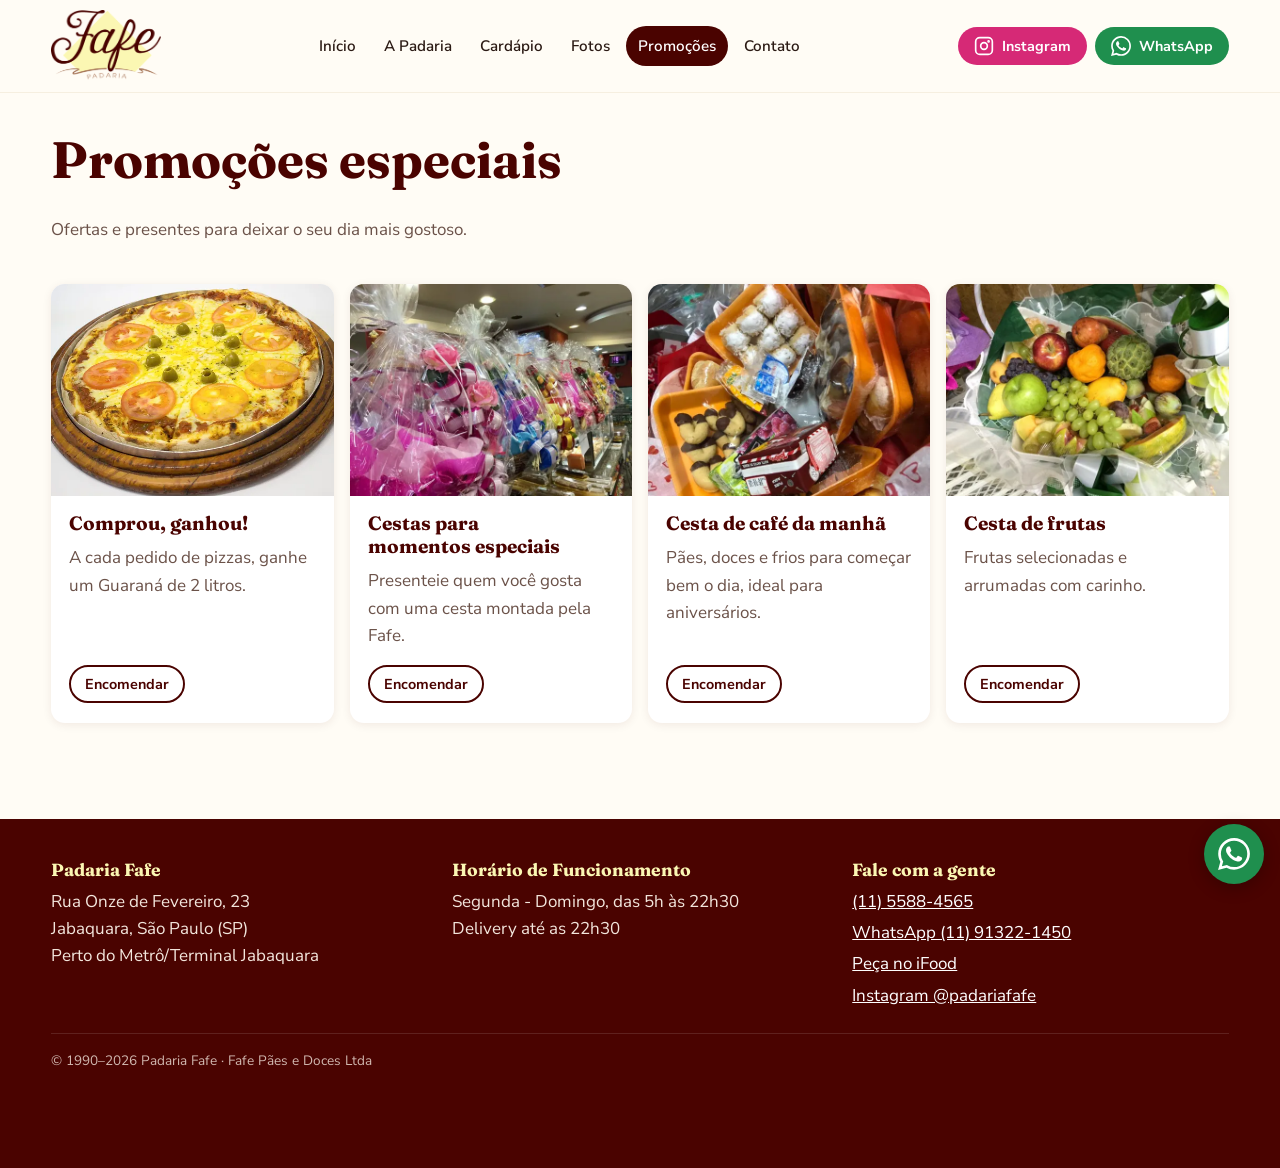
<file: promocoes/index.html>
<!doctype html>
<html lang="pt-BR">
<head>
  <meta charset="utf-8">
  <meta name="viewport" content="width=device-width, initial-scale=1">
  <title>Promoções | Padaria Fafe</title>
  <meta name="description" content="Promoções da Padaria Fafe: ganhe um Guaraná de 2 litros a cada pedido de pizzas e encomende cestas de café da manhã, de frutas e de presente.">
  <link rel="canonical" href="https://www.padariafafe.com/promocoes/">

  <!-- Prévia ao compartilhar o link no WhatsApp/Facebook -->
  <meta property="og:type" content="website">
  <meta property="og:locale" content="pt_BR">
  <meta property="og:site_name" content="Padaria Fafe">
  <meta property="og:title" content="Promoções | Padaria Fafe">
  <meta property="og:description" content="Promoções da Padaria Fafe: ganhe um Guaraná de 2 litros a cada pedido de pizzas e encomende cestas de café da manhã, de frutas e de presente.">
  <meta property="og:url" content="https://www.padariafafe.com/promocoes/">
  <meta property="og:image" content="https://www.padariafafe.com/assets/img/pacote-de-paes.webp">
  <meta name="theme-color" content="#4a0300">

  <link rel="icon" href="/assets/img/favicon.png" type="image/png">
  <link rel="preconnect" href="https://fonts.googleapis.com">
  <link rel="preconnect" href="https://fonts.gstatic.com" crossorigin>
  <link rel="stylesheet" href="https://fonts.googleapis.com/css2?family=Fraunces:opsz,wght@9..144,600;9..144,700&family=Nunito+Sans:wght@400;600;700&display=swap">
  <link rel="stylesheet" href="/assets/css/style.css">
  <script src="/assets/js/main.js" defer></script>
</head>
<body>
  <a class="pular" href="#conteudo">Pular para o conteúdo</a>

  <header class="topo">
    <div class="container">
      <a class="logo" href="/"><img src="/assets/img/logo-fafe.png" alt="Padaria Fafe: página inicial" width="480" height="313"></a>
      <div class="topo-acoes">
        <a class="botao botao--instagram botao--pequeno" href="https://www.instagram.com/padariafafe/" target="_blank" rel="noopener" aria-label="Instagram da Padaria Fafe"><svg aria-hidden="true"><use href="/assets/img/icones.svg#instagram"></use></svg><span class="botao-rotulo">Instagram</span></a>
        <a class="botao botao--whats botao--pequeno" href="https://wa.me/5511913221450" target="_blank" rel="noopener"><svg aria-hidden="true"><use href="/assets/img/icones.svg#whatsapp"></use></svg><span class="botao-rotulo">WhatsApp</span></a>
      </div>
      <nav class="menu" aria-label="Principal">
        <ul>
          <li><a href="/">Início</a></li>
          <li><a href="/a-padaria/">A Padaria</a></li>
          <li><a href="/cardapio/">Cardápio</a></li>
          <li><a href="/fotos/">Fotos</a></li>
          <li><a href="/promocoes/" aria-current="page">Promoções</a></li>
          <li><a href="/contato/">Contato</a></li>
        </ul>
      </nav>
    </div>
  </header>

  <main id="conteudo">
    <section class="cabecalho-pagina">
      <div class="container">
        <h1>Promoções especiais</h1>
        <p>Ofertas e presentes para deixar o seu dia mais gostoso.</p>
      </div>
    </section>

    <section class="secao" style="padding-top:16px">
      <div class="container">
        <div class="cards">
          <article class="card">
            <img src="/assets/img/pizza-05-p.webp" srcset="/assets/img/pizza-05-p.webp 600w, /assets/img/pizza-05.webp 1200w" sizes="(min-width: 700px) 25vw, 100vw" alt="Pizza de mussarela com tomate e azeitonas" width="600" height="450" loading="lazy">
            <div class="card-corpo">
              <h3>Comprou, ganhou!</h3>
              <p>A cada pedido de pizzas, ganhe um Guaraná de 2 litros.</p>
              <a class="botao botao--contorno botao--pequeno" href="https://wa.me/5511913221450?text=Ol%C3%A1%21%20Gostaria%20de%20encomendar%3A%20pizza%20%28promo%C3%A7%C3%A3o%20com%20Guaran%C3%A1%202%20L%29." target="_blank" rel="noopener">Encomendar</a>
            </div>
          </article>
          <article class="card">
            <img src="/assets/img/cestas-presente-p.webp" srcset="/assets/img/cestas-presente-p.webp 600w, /assets/img/cestas-presente.webp 1200w" sizes="(min-width: 700px) 25vw, 100vw" alt="Cestas de presente embaladas com laço" width="600" height="450" loading="lazy">
            <div class="card-corpo">
              <h3>Cestas para momentos especiais</h3>
              <p>Presenteie quem você gosta com uma cesta montada pela Fafe.</p>
              <a class="botao botao--contorno botao--pequeno" href="https://wa.me/5511913221450?text=Ol%C3%A1%21%20Gostaria%20de%20encomendar%3A%20uma%20cesta%20especial." target="_blank" rel="noopener">Encomendar</a>
            </div>
          </article>
          <article class="card">
            <img src="/assets/img/cesta-cafe-da-manha-p.webp" srcset="/assets/img/cesta-cafe-da-manha-p.webp 600w, /assets/img/cesta-cafe-da-manha.webp 1200w" sizes="(min-width: 700px) 25vw, 100vw" alt="Cesta de café da manhã com pães e doces" width="600" height="450" loading="lazy">
            <div class="card-corpo">
              <h3>Cesta de café da manhã</h3>
              <p>Pães, doces e frios para começar bem o dia, ideal para aniversários.</p>
              <a class="botao botao--contorno botao--pequeno" href="https://wa.me/5511913221450?text=Ol%C3%A1%21%20Gostaria%20de%20encomendar%3A%20uma%20cesta%20de%20caf%C3%A9%20da%20manh%C3%A3." target="_blank" rel="noopener">Encomendar</a>
            </div>
          </article>
          <article class="card">
            <img src="/assets/img/cesta-frutas-p.webp" srcset="/assets/img/cesta-frutas-p.webp 600w, /assets/img/cesta-frutas.webp 1200w" sizes="(min-width: 700px) 25vw, 100vw" alt="Cesta de frutas decorada" width="600" height="450" loading="lazy">
            <div class="card-corpo">
              <h3>Cesta de frutas</h3>
              <p>Frutas selecionadas e arrumadas com carinho.</p>
              <a class="botao botao--contorno botao--pequeno" href="https://wa.me/5511913221450?text=Ol%C3%A1%21%20Gostaria%20de%20encomendar%3A%20uma%20cesta%20de%20frutas." target="_blank" rel="noopener">Encomendar</a>
            </div>
          </article>
        </div>
      </div>
    </section>
  </main>

  <footer class="rodape">
    <div class="container">
      <div>
        <h2>Padaria Fafe</h2>
        <p>Rua Onze de Fevereiro, 23<br>Jabaquara, São Paulo (SP)<br>Perto do Metrô/Terminal Jabaquara</p>
      </div>
      <div>
        <h2>Horário de Funcionamento</h2>
        <p>Segunda - Domingo, das 5h às 22h30<br>Delivery até as 22h30</p>
      </div>
      <div>
        <h2>Fale com a gente</h2>
        <ul>
          <li><a href="tel:+551155884565">(11) 5588-4565</a></li>
          <li><a href="https://wa.me/5511913221450" target="_blank" rel="noopener">WhatsApp (11) 91322-1450</a></li>
          <li><a href="https://www.ifood.com.br/delivery/sao-paulo-sp/fafe-paes-e-doces-ltda-cidade-vargas/89c988cd-3d91-4a79-955b-db37f9a4665f" target="_blank" rel="noopener">Peça no iFood</a></li>
          <li><a href="https://www.instagram.com/padariafafe/" target="_blank" rel="noopener">Instagram @padariafafe</a></li>
        </ul>
      </div>
      <p class="rodape-copy">© 1990–<span data-ano>2026</span> Padaria Fafe · Fafe Pães e Doces Ltda</p>
    </div>
  </footer>

  <a class="whats-flutuante" href="https://wa.me/5511913221450" target="_blank" rel="noopener" aria-label="Conversar pelo WhatsApp"><svg aria-hidden="true"><use href="/assets/img/icones.svg#whatsapp"></use></svg></a>
</body>
</html>
</file>
<file: assets/css/style.css>
/* =========================================================
   Padaria Fafe: folha de estilo única
   Mobile-first: as regras "soltas" valem para o celular;
   os blocos @media (min-width: ...) só acrescentam ajustes
   para telas maiores.
   ========================================================= */

/* ---------- 1. Variáveis (cores e medidas do logo) ---------- */
:root {
  --marrom: #4a0300;        /* letra do logo */
  --marrom-claro: #7a2a1e;
  --caramelo: #a57456;      /* detalhe do logo */
  --creme: #fbf7b3;         /* fundo do logo */
  --papel: #fffcf5;         /* fundo das páginas */
  --papel-escuro: #f6efe0;
  --cafe: #1c0b07;          /* marrom quase preto: fundo do hero */
  --texto: #2b1a14;
  --texto-suave: #6b5249;
  --verde-whats: #1f8f4e;   /* verde mais escuro que o oficial: contraste AA com texto branco */
  --vermelho-ifood: #ea1d2c;
  --rosa-insta: #d62976;    /* rosa da marca Instagram; contraste AA (4,7:1) com texto branco */

  --fonte-titulo: "Fraunces", Georgia, serif;
  --fonte-texto: "Nunito Sans", system-ui, -apple-system, "Segoe UI", sans-serif;

  --raio: 14px;
  --sombra: 0 2px 10px rgb(74 3 0 / 0.08);
  /* O conteúdo ocupa a tela inteira; só a margem lateral cresce com a tela:
     16px no celular, até 72px em monitores grandes (clamp = mínimo, ideal, máximo). */
  --largura-max: 100%;
  --gutter: clamp(16px, 4vw, 72px);
}

/* ---------- 2. Base ---------- */
*, *::before, *::after { box-sizing: border-box; }

html { scroll-behavior: smooth; }
@media (prefers-reduced-motion: reduce) { html { scroll-behavior: auto; } }

body {
  margin: 0;
  background: var(--papel);
  color: var(--texto);
  font-family: var(--fonte-texto);
  font-size: 1.0625rem;
  line-height: 1.6;
  -webkit-text-size-adjust: 100%;

  /* "Sticky footer": o body ocupa no mínimo a altura da tela e o <main> estica
     para preencher o que sobrar. Assim, em páginas curtas, o rodapé fica
     sempre no fim da tela, sem faixa vazia embaixo dele. */
  min-height: 100vh;   /* reserva para navegadores antigos */
  min-height: 100svh;  /* svh = altura da tela descontando as barras do navegador no celular */
  display: flex;
  flex-direction: column;
}
main { flex: 1; }

img { max-width: 100%; height: auto; display: block; }

h1, h2, h3 {
  font-family: var(--fonte-titulo);
  color: var(--marrom);
  line-height: 1.2;
  margin: 0 0 0.5em;
  text-wrap: balance;
}
h1 { font-size: clamp(2rem, 6vw, 3.2rem); }
h2 { font-size: clamp(1.5rem, 4vw, 2.2rem); }
h3 { font-size: 1.2rem; }
p { margin: 0 0 1em; }

a { color: var(--marrom-claro); }
a:hover { color: var(--marrom); }

:focus-visible { outline: 3px solid var(--caramelo); outline-offset: 2px; }

.container {
  width: 100%;
  max-width: var(--largura-max);
  margin-inline: auto;
  padding-inline: var(--gutter);
}

/* Texto só para leitores de tela */
.sr-only {
  position: absolute; width: 1px; height: 1px; overflow: hidden;
  clip: rect(0 0 0 0); white-space: nowrap;
}

/* Link "pular para o conteúdo": aparece ao navegar com Tab */
.pular {
  position: absolute; left: var(--gutter); top: -100px; z-index: 100;
  background: var(--marrom); color: #fff; padding: 8px 14px; border-radius: 8px;
}
.pular:focus { top: 8px; }

/* ---------- 3. Cabeçalho e menu ---------- */
.topo {
  position: sticky; top: 0; z-index: 50;
  background: var(--papel);
  border-bottom: 1px solid var(--papel-escuro);
}
.topo .container {
  display: flex; flex-wrap: wrap; align-items: center; justify-content: space-between;
  gap: 4px 16px; padding-block: 8px 0;
}
.logo img { width: 92px; }

.topo-acoes { display: flex; gap: 8px; flex-shrink: 0; }

/* Celulares estreitos: os botões do cabeçalho viram só o ícone (redondos),
   para caberem ao lado do logo. O texto continua no HTML, escondido só
   visualmente (mesma técnica do .sr-only), então leitores de tela ainda o leem. */
@media (max-width: 479px) {
  .topo-acoes .botao { width: 40px; min-height: 40px; padding: 0; }
  .topo-acoes .botao svg { width: 22px; height: 22px; }
  .botao-rotulo {
    position: absolute; width: 1px; height: 1px; overflow: hidden;
    clip: rect(0 0 0 0); white-space: nowrap;
  }
}

/* No celular o menu é uma faixa que rola para o lado:
   os 6 links ficam sempre à vista, sem precisar de JavaScript. */
.menu {
  position: relative;
  width: 100%;
  overflow-x: auto;
  scrollbar-width: none;
}
.menu::-webkit-scrollbar { display: none; }
.menu ul {
  display: flex; gap: 4px; margin: 0; padding: 4px 0 8px; list-style: none;
}
.menu a {
  display: block; white-space: nowrap; padding: 8px 12px; border-radius: 999px;
  color: var(--texto); text-decoration: none; font-weight: 600; font-size: 0.95rem;
}
.menu a:hover { background: var(--papel-escuro); }
.menu a[aria-current="page"] { background: var(--marrom); color: #fff; }

@media (min-width: 900px) {
  .topo .container { flex-wrap: nowrap; padding-block: 10px; }
  .logo img { width: 110px; }
  .menu { width: auto; order: 0; }
  .menu ul { padding: 0; }
  .topo-acoes { order: 1; }
}

/* ---------- 4. Botões ---------- */
.botao {
  display: inline-flex; align-items: center; justify-content: center; gap: 8px;
  min-height: 44px; padding: 10px 18px; border-radius: 999px; border: 2px solid transparent;
  font: 700 1rem var(--fonte-texto); text-decoration: none; cursor: pointer;
  transition: transform 0.15s, filter 0.15s;
}
.botao:hover { filter: brightness(1.08); transform: translateY(-1px); }
.botao svg { width: 20px; height: 20px; flex: none; }
.botao--whats { background: var(--verde-whats); color: #fff; }
.botao--whats:hover { color: #fff; }
.botao--ifood { background: var(--vermelho-ifood); color: #fff; }
.botao--ifood:hover { color: #fff; }
.botao--instagram { background: var(--rosa-insta); color: #fff; }
.botao--instagram:hover { color: #fff; }
.botao--marrom { background: var(--marrom); color: #fff; }
.botao--marrom:hover { color: #fff; }
.botao--contorno { border-color: var(--marrom); color: var(--marrom); background: transparent; }
.botao--pequeno { min-height: 38px; padding: 6px 14px; font-size: 0.9rem; }
/* Botão flutuante do WhatsApp, em todas as páginas */
.whats-flutuante {
  position: fixed; right: 16px; bottom: 16px; z-index: 60;
  width: 60px; height: 60px; border-radius: 50%;
  display: grid; place-items: center;
  background: var(--verde-whats); color: #fff;
  box-shadow: 0 4px 16px rgb(0 0 0 / 0.25);
}
.whats-flutuante svg { width: 32px; height: 32px; }
.whats-flutuante:hover { color: #fff; transform: scale(1.06); }

/* ---------- 5. Seções ---------- */
.secao { padding-block: 48px; }
.secao--creme { background: var(--papel-escuro); }
.secao-intro { max-width: 640px; margin-bottom: 28px; color: var(--texto-suave); }

/* Cabeçalho das páginas internas */
.cabecalho-pagina { padding-block: 36px 8px; }
.cabecalho-pagina p { color: var(--texto-suave); max-width: 640px; }
/* Com fundo creme, o cabeçalho vira uma faixa: precisa de respiro embaixo também */
.cabecalho-pagina.secao--creme { padding-block: 36px; }
.cabecalho-pagina.secao--creme p { margin-bottom: 0; }

/* Hero da home: a foto cobre a seção inteira e uma película escura por cima
   faz ela "escurecer" do lado do texto. São 3 camadas empilhadas:
     1. .hero-fundo  -> a foto, esticada para cobrir todo o hero (object-fit: cover)
     2. .hero::after -> a película: um degradê de --cafe semitransparente até transparente
     3. .container   -> o texto, por cima de tudo (z-index: 1)
   A altura do hero acompanha a altura da tela (unidade svh), com mínimo e máximo. */
.hero {
  position: relative; overflow: hidden;
  display: flex; align-items: flex-end;           /* celular: texto embaixo, foto aparece em cima */
  min-height: clamp(420px, 60svh, 640px);
  padding-block: 48px;
  background: var(--cafe);                         /* cor de reserva enquanto a foto carrega */
}
.hero-fundo {
  position: absolute; inset: 0;                    /* inset: 0 = top, right, bottom e left = 0 */
  width: 100%; height: 100%;
  object-fit: cover;                               /* preenche tudo sem deformar, recortando as sobras */
  object-position: 65% 35%;                        /* qual parte da foto fica à vista quando recorta */
}
.hero::after {
  content: ""; position: absolute; inset: 0;
  /* celular: escurece de baixo (onde está o texto) para cima */
  background: linear-gradient(to top,
    rgb(28 11 7 / 0.92) 0%,
    rgb(28 11 7 / 0.70) 45%,
    rgb(28 11 7 / 0.15) 100%);
}
.hero .container { position: relative; z-index: 1; }

/* Texto claro, porque agora o fundo é escuro */
.hero h1 { color: #fff; }
.hero-texto .selo {
  display: inline-block; background: var(--creme); color: var(--marrom);
  font-weight: 700; font-size: 0.85rem; padding: 4px 12px; border-radius: 999px; margin-bottom: 12px;
}
.hero-texto p { font-size: 1.15rem; color: rgb(255 255 255 / 0.85); max-width: 60ch; } /* linhas longas demais cansam a leitura */
.hero-botoes { display: flex; flex-wrap: wrap; gap: 10px; margin-top: 20px; }
.hero .botao--contorno { border-color: #fff; color: #fff; }
.hero .botao--contorno:hover { background: rgb(255 255 255 / 0.12); }
.hero :focus-visible { outline-color: var(--creme); }
@media (min-width: 900px) {
  .hero {
    align-items: center;                           /* PC: texto centralizado na vertical */
    min-height: clamp(460px, 70svh, 820px);
  }
  .hero::after {
    /* PC: escurece da esquerda (texto) para a direita (foto aparece).
       Nunca chega a 100% de opacidade, então a foto continua visível por trás do texto. */
    background: linear-gradient(to right,
      rgb(28 11 7 / 0.90) 0%,
      rgb(28 11 7 / 0.75) 30%,
      rgb(28 11 7 / 0.25) 65%,
      rgb(28 11 7 / 0) 100%);
  }
  .hero-texto { max-width: 46%; }
}

/* Faixa de horário */
.horario {
  background: var(--marrom); color: #fff;
}
.horario .container {
  display: grid; gap: 12px; padding-block: 20px;
}
.horario dl { margin: 0; display: grid; gap: 4px 24px; grid-template-columns: auto 1fr; }
.horario dt { font-weight: 700; color: var(--creme); }
.horario dd { margin: 0; }
.horario a { color: #fff; }
@media (min-width: 700px) {
  .horario .container { grid-template-columns: auto 1fr; align-items: center; gap: 32px; }
  .horario dl { grid-template-columns: repeat(3, auto 1fr); }
}

/* ---------- 6. Cards (destaques, promoções) ---------- */
.cards {
  display: grid; gap: 16px;
  grid-template-columns: repeat(auto-fill, minmax(min(100%, 260px), 1fr));
}
.card {
  background: #fff; border-radius: var(--raio); overflow: hidden; box-shadow: var(--sombra);
  display: flex; flex-direction: column;
}
.card img { width: 100%; aspect-ratio: 4 / 3; object-fit: cover; }
.card-corpo { padding: 16px 18px 20px; flex: 1; display: flex; flex-direction: column; }
/* O texto garante a distância mínima até o botão (margin-bottom) e o botão usa
   margin-top: auto, que "empurra" ele para o fim do card. Como os cards de uma
   mesma linha têm a mesma altura, os botões ficam todos alinhados embaixo. */
.card-corpo p { color: var(--texto-suave); margin-bottom: 16px; }
.card-corpo p:last-child { margin-bottom: 0; }
.card-corpo .botao { margin-top: auto; align-self: flex-start; }
.card--destaque { background: var(--creme); justify-content: center; }
.preco { font: 700 1.6rem var(--fonte-titulo); color: var(--marrom); }

/* ---------- 7. Texto + foto (A Padaria) ---------- */
.lado-a-lado { display: grid; gap: 24px; align-items: center; }
.lado-a-lado img { border-radius: var(--raio); width: 100%; aspect-ratio: 4 / 3; max-height: 560px; object-fit: cover; }
@media (min-width: 800px) {
  .lado-a-lado { grid-template-columns: 1fr 1fr; gap: 48px; }
  .lado-a-lado--invertido > :first-child { order: 2; }
}
.destaque-texto { font: 600 1.3rem/1.4 var(--fonte-titulo); color: var(--marrom); }

/* ---------- 8. Galeria ---------- */
.galeria {
  display: grid; gap: 8px;
  grid-template-columns: repeat(2, 1fr);
  margin: 0; padding: 0; list-style: none;
}
@media (min-width: 700px) { .galeria { grid-template-columns: repeat(3, 1fr); gap: 12px; } }
@media (min-width: 1000px) { .galeria { grid-template-columns: repeat(4, 1fr); } }
@media (min-width: 1500px) { .galeria { grid-template-columns: repeat(6, 1fr); } }
.galeria a { display: block; cursor: zoom-in; border-radius: 10px; overflow: hidden; }
.galeria img { width: 100%; aspect-ratio: 1; object-fit: cover; transition: transform 0.25s; }
.galeria a:hover img { transform: scale(1.04); }

/* Visualizador de foto (elemento <dialog> nativo) */
.lightbox {
  border: 0; padding: 0; background: transparent; max-width: 100vw; max-height: 100vh;
  width: 100%; height: 100%;
}
.lightbox::backdrop { background: rgb(20 8 5 / 0.9); }
.lightbox figure {
  margin: 0; height: 100%; display: grid; place-items: center; align-content: center; gap: 12px; padding: 56px 12px;
}
.lightbox img { max-height: 78vh; width: auto; border-radius: 8px; }
.lightbox figcaption { color: #fff; text-align: center; }
.lightbox button {
  position: fixed; background: rgb(255 255 255 / 0.15); color: #fff; border: 0; border-radius: 50%;
  width: 48px; height: 48px; font-size: 1.6rem; cursor: pointer;
}
.lightbox button:hover { background: rgb(255 255 255 / 0.3); }
.lightbox-fechar { top: 12px; right: 12px; }
.lightbox-anterior { left: 12px; top: 50%; translate: 0 -50%; }
.lightbox-proxima { right: 12px; top: 50%; translate: 0 -50%; }

/* ---------- 9. Cardápio ---------- */
.cardapio-ferramentas {
  position: sticky; top: var(--altura-topo, 108px); z-index: 40;
  background: var(--papel); padding-block: 10px; border-bottom: 1px solid var(--papel-escuro);
}
.busca {
  width: 100%; min-height: 44px; padding: 10px 14px; border-radius: 10px;
  border: 2px solid var(--papel-escuro); font: inherit; background: #fff;
}
.busca:focus { border-color: var(--caramelo); outline: none; }
.categorias-atalhos {
  display: flex; gap: 6px; overflow-x: auto; margin: 10px 0 0; padding: 0; list-style: none; scrollbar-width: none;
}
.categorias-atalhos a {
  display: block; white-space: nowrap; padding: 6px 12px; border-radius: 999px;
  background: var(--papel-escuro); color: var(--texto); text-decoration: none; font-weight: 600; font-size: 0.9rem;
}
.categorias-atalhos a:hover { background: var(--creme); }

.categoria { padding-block: 32px 8px; scroll-margin-top: 200px; }
.categoria-cabecalho { display: grid; gap: 16px; margin-bottom: 16px; }
.categoria-cabecalho img { border-radius: var(--raio); width: 100%; aspect-ratio: 16 / 7; max-height: 320px; object-fit: cover; }
.categoria-obs {
  background: var(--creme); border-radius: 10px; padding: 10px 14px; margin: 0; color: var(--marrom); font-weight: 600;
}

.produtos { display: grid; gap: 10px; margin: 0; padding: 0; list-style: none; }
@media (min-width: 700px) { .produtos { grid-template-columns: repeat(2, 1fr); } }
@media (min-width: 1200px) { .produtos { grid-template-columns: repeat(3, 1fr); } }
@media (min-width: 1700px) { .produtos { grid-template-columns: repeat(4, 1fr); } }
.produto {
  background: #fff; border-radius: 12px; padding: 14px 16px; box-shadow: var(--sombra);
  display: flex; flex-direction: column; gap: 4px;
}
.produto-topo { display: flex; justify-content: space-between; gap: 12px; align-items: baseline; }
.produto h3 { margin: 0; font-size: 1.1rem; }
.produto-codigo { font-size: 0.8rem; color: var(--texto-suave); white-space: nowrap; }
.produto p, .produto dl { margin: 0; color: var(--texto-suave); font-size: 0.95rem; }
.produto dl { display: grid; grid-template-columns: auto 1fr; gap: 0 8px; }
.produto dt { font-weight: 700; color: var(--texto); }
.produto dd { margin: 0; }
.produto-pedir {
  align-self: flex-start; margin-top: 6px; font-weight: 700; font-size: 0.9rem; color: var(--verde-whats);
}
.cardapio-vazio, .cardapio-erro { padding: 32px 0; color: var(--texto-suave); }

/* ---------- 10. Contato ---------- */
.contato-grade { display: grid; gap: 32px; }
@media (min-width: 900px) { .contato-grade { grid-template-columns: 1fr 1.2fr; gap: 56px; } }
.contato-lista { list-style: none; margin: 0 0 24px; padding: 0; display: grid; gap: 14px; }
.contato-lista li { display: grid; grid-template-columns: 24px 1fr; gap: 12px; }
.contato-lista svg { width: 22px; height: 22px; color: var(--caramelo); margin-top: 3px; }
.redes { display: flex; flex-wrap: wrap; gap: 10px; }

.formulario { display: grid; gap: 14px; background: #fff; padding: 20px; border-radius: var(--raio); box-shadow: var(--sombra); }
.formulario label { font-weight: 700; display: grid; gap: 4px; }
.formulario input, .formulario textarea {
  font: inherit; font-weight: 400; padding: 10px 12px; min-height: 44px;
  border: 2px solid var(--papel-escuro); border-radius: 10px; background: var(--papel);
}
.formulario input:focus, .formulario textarea:focus { border-color: var(--caramelo); outline: none; }
.formulario textarea { min-height: 140px; resize: vertical; }
.formulario .armadilha { display: none; } /* campo anti-spam: robôs preenchem, pessoas não veem */
.formulario-status { margin: 0; font-weight: 700; }
.formulario-status--ok { color: var(--verde-whats); }
.formulario-status--erro { color: #b3261e; }

.mapa { border: 0; width: 100%; height: 320px; border-radius: var(--raio); }

/* ---------- 11. Rodapé ---------- */
.rodape { background: var(--marrom); color: #f3e6dc; padding-block: 40px 96px; margin-top: 48px; }
.rodape a { color: #fff; }
.rodape .container { display: grid; gap: 24px; }
.rodape h2 { color: var(--creme); font-size: 1.1rem; margin-bottom: 8px; }
.rodape ul { list-style: none; margin: 0; padding: 0; display: grid; gap: 4px; }
.rodape p { margin: 0; }
.rodape-copy { font-size: 0.85rem; opacity: 0.8; border-top: 1px solid rgb(255 255 255 / 0.15); padding-top: 16px; }
@media (min-width: 800px) {
  .rodape .container { grid-template-columns: repeat(3, 1fr); }
  .rodape-copy { grid-column: 1 / -1; }
}
</file>
